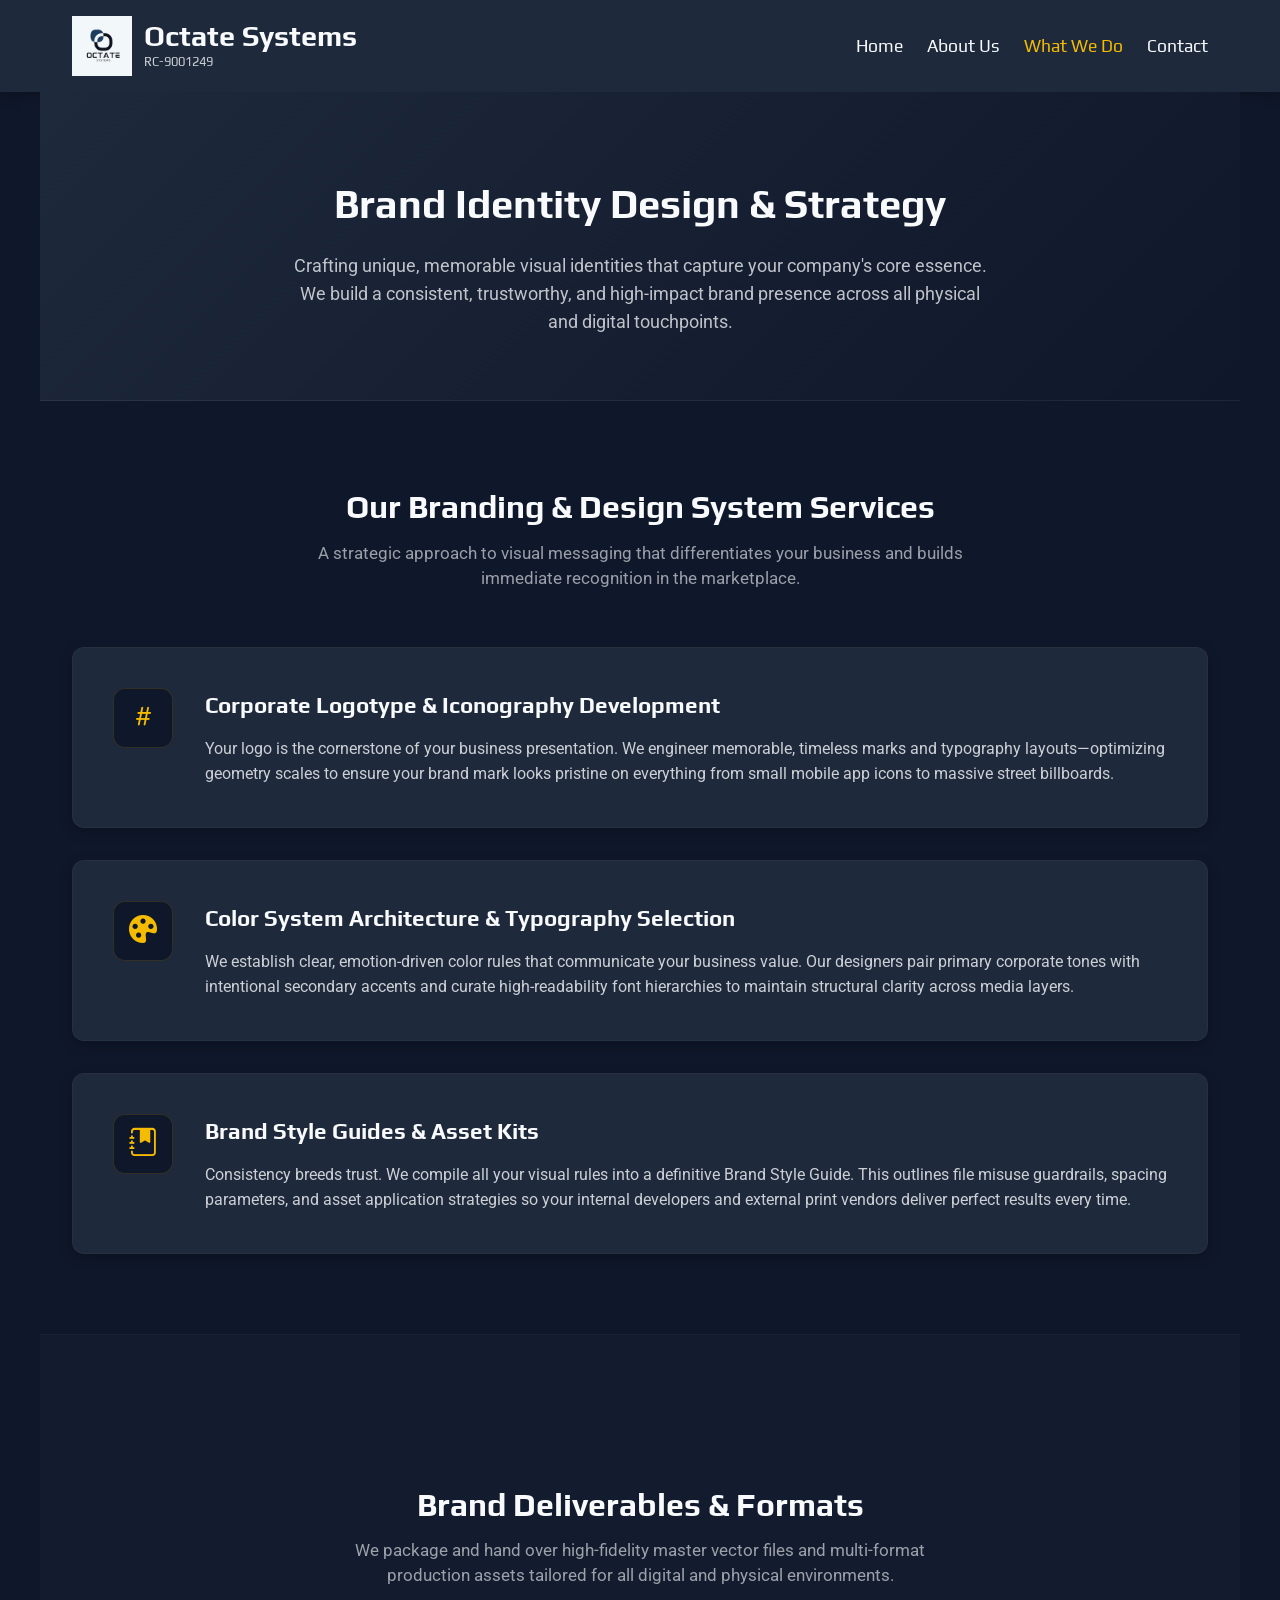
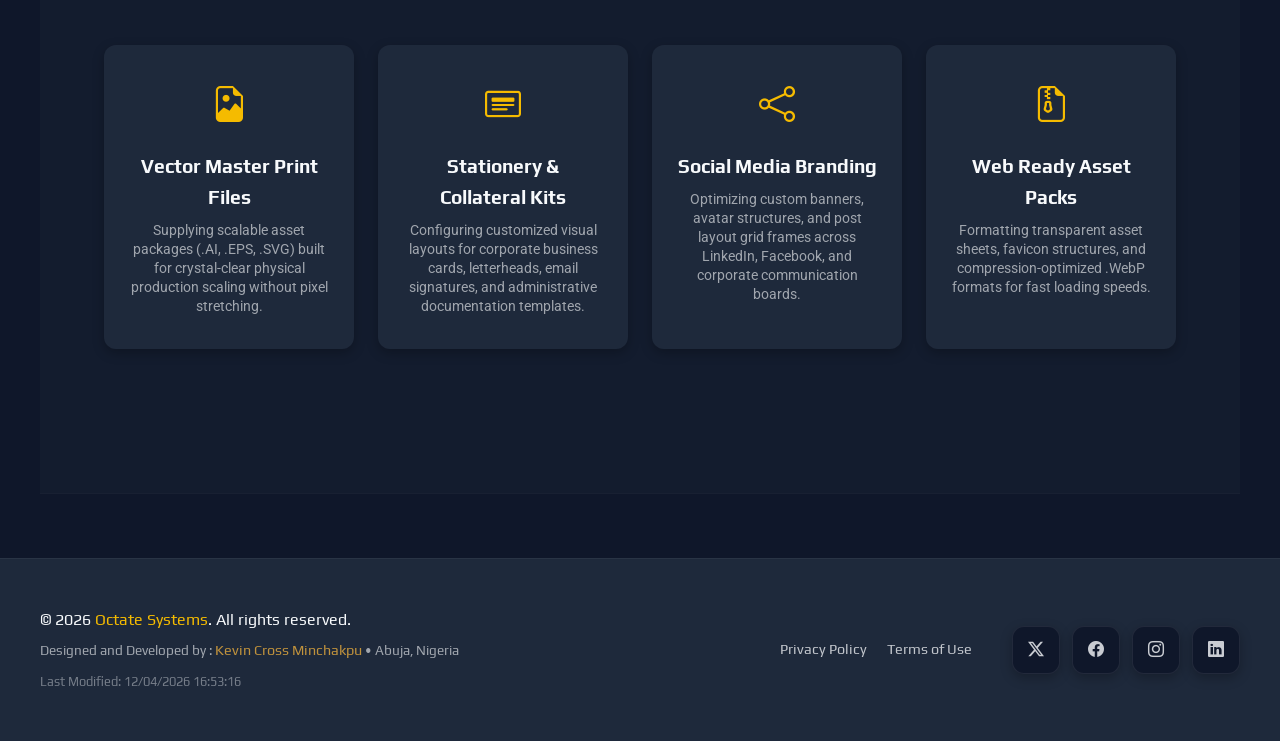
<file: brand-identity-design.html>
<!DOCTYPE html>
<html lang="en">
<head>
    <meta charset="UTF-8">
    <meta name="viewport" content="width=device-width, initial-scale=1.0">
    <meta name="description"
        content="Octate Systems is passionate about developing web applications that are not only visually stunning but also highly functional. Our team of skilled developers and designers work tirelessly to create seamless user experiences that captivate and engage audiences. We specialize in crafting intuitive interfaces, robust functionality, and efficient deployment processes to ensure your content, services, and products reach the world quickly and effectively. With a focus on user satisfaction, we strive to deliver exceptional web solutions that meet your needs and exceed your expectations.">
    <meta name="author" content="Kevin Cross Minchakpu">
    <title>Octate Systems | Home</title>

    <!-- Favicon -->
    <link rel="icon" href="images/favicon.ico" type="image/x-icon">

    <!-- Facebook / Open Graph Meta Tags -->
    <meta property="og:title" content="Octate Systems | What We Do">
        <meta property="og:description"
        content="Octate Systems is passionate about developing web applications that are not only visually stunning but also highly functional. Our team of skilled developers and designers work tirelessly to create seamless user experiences that captivate and engage audiences. We specialize in crafting intuitive interfaces, robust functionality, and efficient deployment processes to ensure your content, services, and products reach the world quickly and effectively. With a focus on user satisfaction, we strive to deliver exceptional web solutions that meet your needs and exceed your expectations.">
        <meta property="og:image"
        content="https://kminchakpu.github.io/octate_systems/images/logo.webp">
        <meta property="og:url"
        content="https://kminchakpu.github.io/octate_systems/index.html">
        <meta property="og:type" content="website">

    <!-- Fonts -->
    <link rel="preconnect" href="https://fonts.googleapis.com">
    <link rel="preconnect" href="https://fonts.gstatic.com" crossorigin>
    <link href="https://fonts.googleapis.com/css2?family=Play:wght@400;700&family=Roboto:wght@300;400;500;700&display=swap" rel="stylesheet">

    <!-- Styles -->
     <link rel="stylesheet" href="https://cdn.jsdelivr.net/npm/bootstrap-icons@1.11.3/font/bootstrap-icons.min.css">
    <link rel="stylesheet" href="styles/small.css">
    <link rel="stylesheet" href="styles/large.css">

    <!-- Scripts -->
    <script type="module" src="scripts/main.js"></script>
</head>
<body>
<!-- HEADER -->
   <header>
    <div class="header-container">
   <a href="index.html" class="logo">
    <img src="images/logo.webp" alt="Octate Systems Logo">

    <div class="logo-text">
        <span class="site-title">Octate Systems</span>
        <p class="tagline">RC-9001249</p>
    </div>
</a>

        <button type="button" id="menu-btn" class="menu-btn" aria-label="Toggle Navigation">
            ☰
        </button>

        <nav id="primary-nav">
            <ul class="navigation">
                <li><a href="index.html">Home</a></li>
                <li><a href="about.html">About Us</a></li>
                <li><a href="services.html" class="active">What We Do</a></li>
                <li><a href="contact.html">Contact</a></li>
                
            </ul>
        </nav>
    </div>
</header>

<!-- MAIN CONTENT -->
<main>
    
    <section class="page-header-banner">
        <h1>Brand Identity Design & Strategy</h1>
        <p>
            Crafting unique, memorable visual identities that capture your company's core essence. We build a consistent, trustworthy, and high-impact brand presence across all physical and digital touchpoints.
        </p>
    </section>

    <section class="inner-section">
        <h2>Our Branding & Design System Services</h2>
        <p class="section-subtitle">A strategic approach to visual messaging that differentiates your business and builds immediate recognition in the marketplace.</p>
        
        <div class="capabilities-list">
            
            <article class="capability-row">
                <div class="capability-icon-box">
                    <i class="bi bi-hash"></i>
                </div>
                <div class="capability-text">
                    <h3>Corporate Logotype & Iconography Development</h3>
                    <p>
                        Your logo is the cornerstone of your business presentation. We engineer memorable, timeless marks and typography layouts—optimizing geometry scales to ensure your brand mark looks pristine on everything from small mobile app icons to massive street billboards.
                    </p>
                </div>
            </article>

            <article class="capability-row">
                <div class="capability-icon-box">
                    <i class="bi bi-palette-fill"></i>
                </div>
                <div class="capability-text">
                    <h3>Color System Architecture & Typography Selection</h3>
                    <p>
                        We establish clear, emotion-driven color rules that communicate your business value. Our designers pair primary corporate tones with intentional secondary accents and curate high-readability font hierarchies to maintain structural clarity across media layers.
                    </p>
                </div>
            </article>

            <article class="capability-row">
                <div class="capability-icon-box">
                    <i class="bi bi-journal-bookmark-fill"></i>
                </div>
                <div class="capability-text">
                    <h3>Brand Style Guides & Asset Kits</h3>
                    <p>
                        Consistency breeds trust. We compile all your visual rules into a definitive Brand Style Guide. This outlines file misuse guardrails, spacing parameters, and asset application strategies so your internal developers and external print vendors deliver perfect results every time.
                    </p>
                </div>
            </article>

        </div>
    </section>

    <section class="frameworks-section">
        <div class="inner-section">
            <h2>Brand Deliverables & Formats</h2>
            <p class="section-subtitle">We package and hand over high-fidelity master vector files and multi-format production assets tailored for all digital and physical environments.</p>
            
            <div class="frameworks-grid">
                
                <div class="framework-card">
                    <i class="bi bi-file-earmark-image"></i>
                    <h3>Vector Master Print Files</h3>
                    <p>Supplying scalable asset packages (.AI, .EPS, .SVG) built for crystal-clear physical production scaling without pixel stretching.</p>
                </div>

                <div class="framework-card">
                    <i class="bi bi-card-heading"></i>
                    <h3>Stationery & Collateral Kits</h3>
                    <p>Configuring customized visual layouts for corporate business cards, letterheads, email signatures, and administrative documentation templates.</p>
                </div>

                <div class="framework-card">
                    <i class="bi bi-share"></i>
                    <h3>Social Media Branding</h3>
                    <p>Optimizing custom banners, avatar structures, and post layout grid frames across LinkedIn, Facebook, and corporate communication boards.</p>
                </div>

                <div class="framework-card">
                    <i class="bi bi-file-earmark-zip"></i>
                    <h3>Web Ready Asset Packs</h3>
                    <p>Formatting transparent asset sheets, favicon structures, and compression-optimized .WebP formats for fast loading speeds.</p>
                </div>

            </div>
        </div>
    </section>

</main>

<!-- SERVICE MODAL -->
<dialog id="service-modal" class="service-modal">
    <div class="modal-content">
        <div class="modal-header">
            <h2 id="modal-title">Service Title</h2>
            <button type="button" id="close-modal" aria-label="Close modal">&times;</button>
        </div>
        <div class="modal-body">
            <p id="modal-description">Detailed description will populate here...</p>
            
            <a href="services.html" id="modal-link" class="modal-action-btn">
                Find Out More <i class="bi bi-arrow-right"></i>
            </a>
        </div>
    </div>
</dialog>

<!-- FOOTER -->
<footer>
    <div class="footer-container">
        <div class="footer-left">
            <p class="copyright">&copy; 2026 <span>Octate Systems</span>. All rights reserved.</p>
            <p class="course-details"> Designed and Developed by : <a href="https://www.linkedin.com/in/kevin-cross-minchakpu-7897379a/" target="_blank" rel="noopener" aria-label="View Kevin Cross Minchakpu's LinkedIn profile" class="footer-link">Kevin Cross Minchakpu</a> &bull; Abuja, Nigeria</p>
            <p class="timestamp">Last Modified: <span id="last-modified"></span></p>
        </div>
        
        <div class="footer-right">
            <div class="footer-links">
                <a href="privacy.html">Privacy Policy</a>
                <a href="terms.html">Terms of Use</a>
                </div>

            <div class="footer-socials">
                <a href="https://x.com" target="_blank" rel="noopener" aria-label="Follow Octate Systems on X">
                    <i class="bi bi-twitter-x"></i>
                </a>
                <a href="https://facebook.com" target="_blank" rel="noopener" aria-label="Follow Octate Systems on Facebook">
                    <i class="bi bi-facebook"></i>
                </a>
                <a href="https://instagram.com" target="_blank" rel="noopener" aria-label="Follow Octate Systems on Instagram">
                    <i class="bi bi-instagram"></i>
                </a>
                <a href="https://linkedin.com" target="_blank" rel="noopener" aria-label="Follow Octate Systems on LinkedIn">
                    <i class="bi bi-linkedin"></i>
                </a>
            </div>
        </div>
    </div>
</footer>

</body>
</html>
</file>
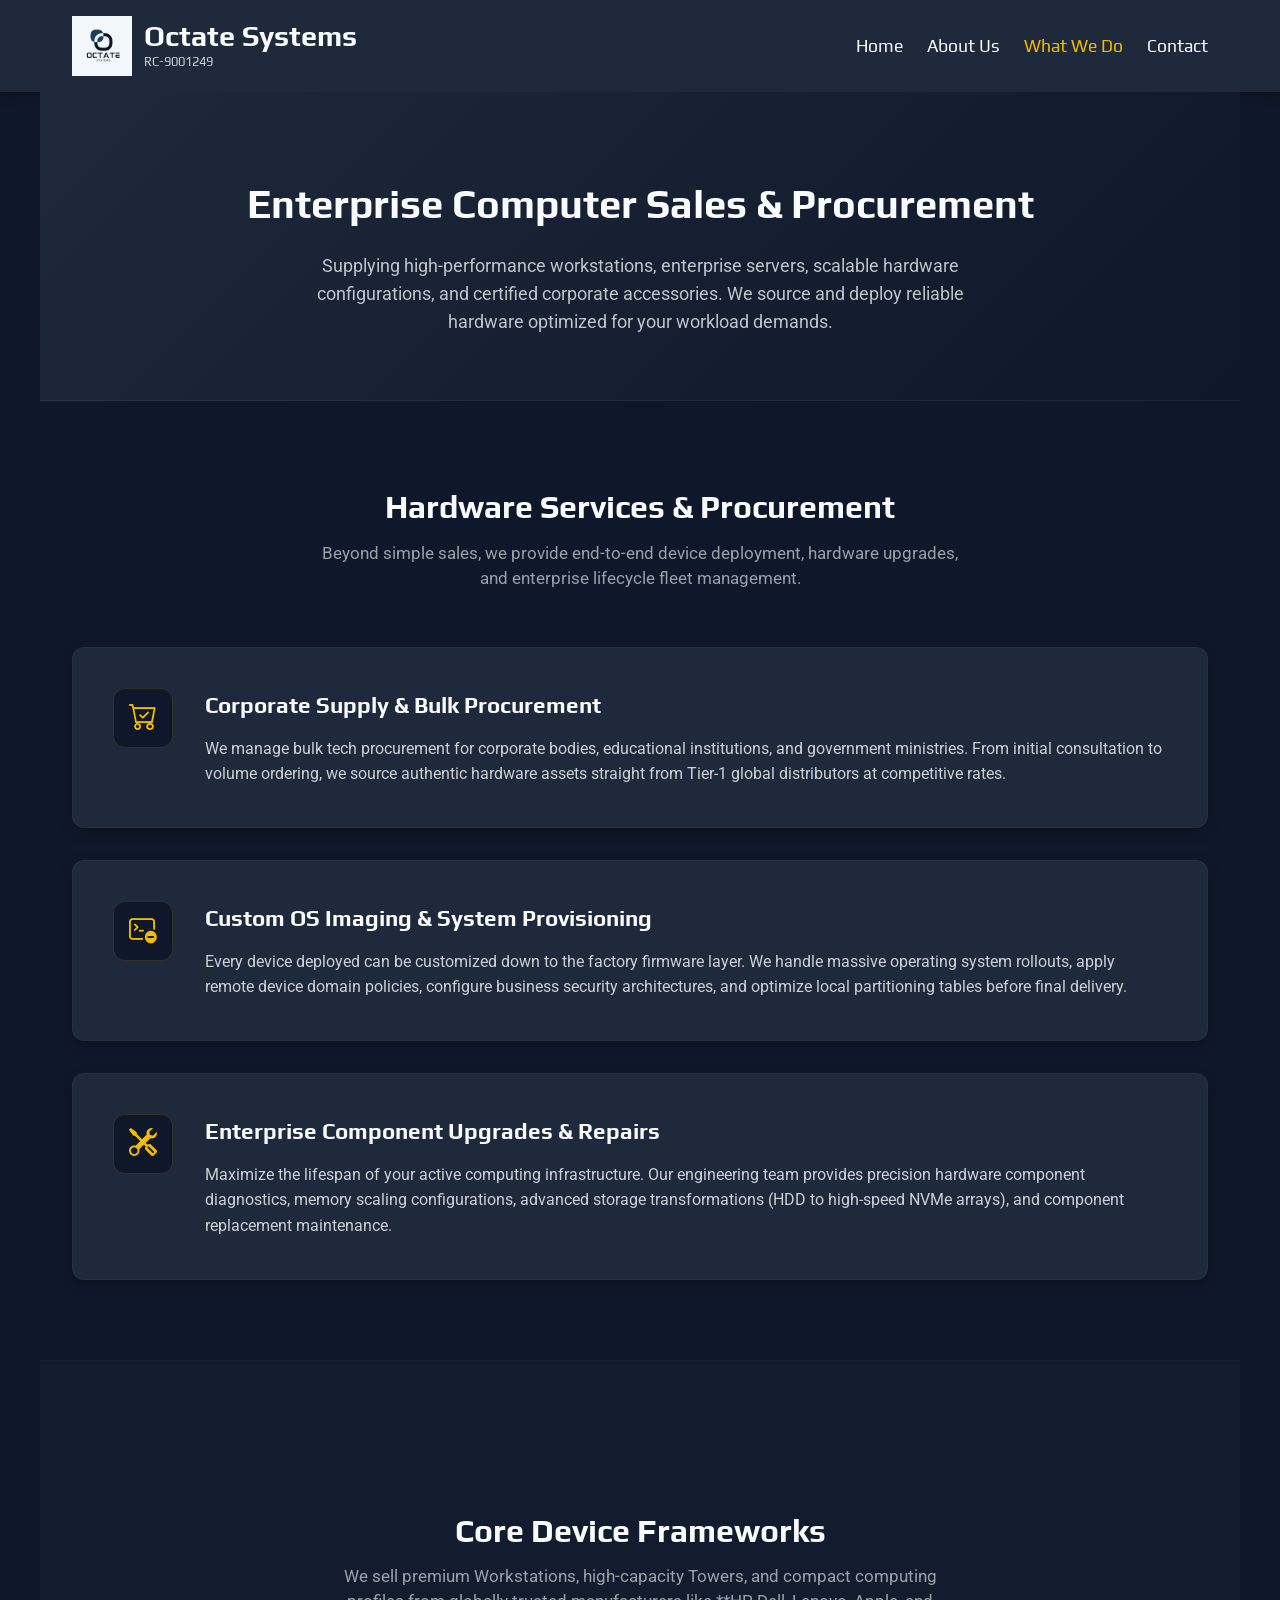
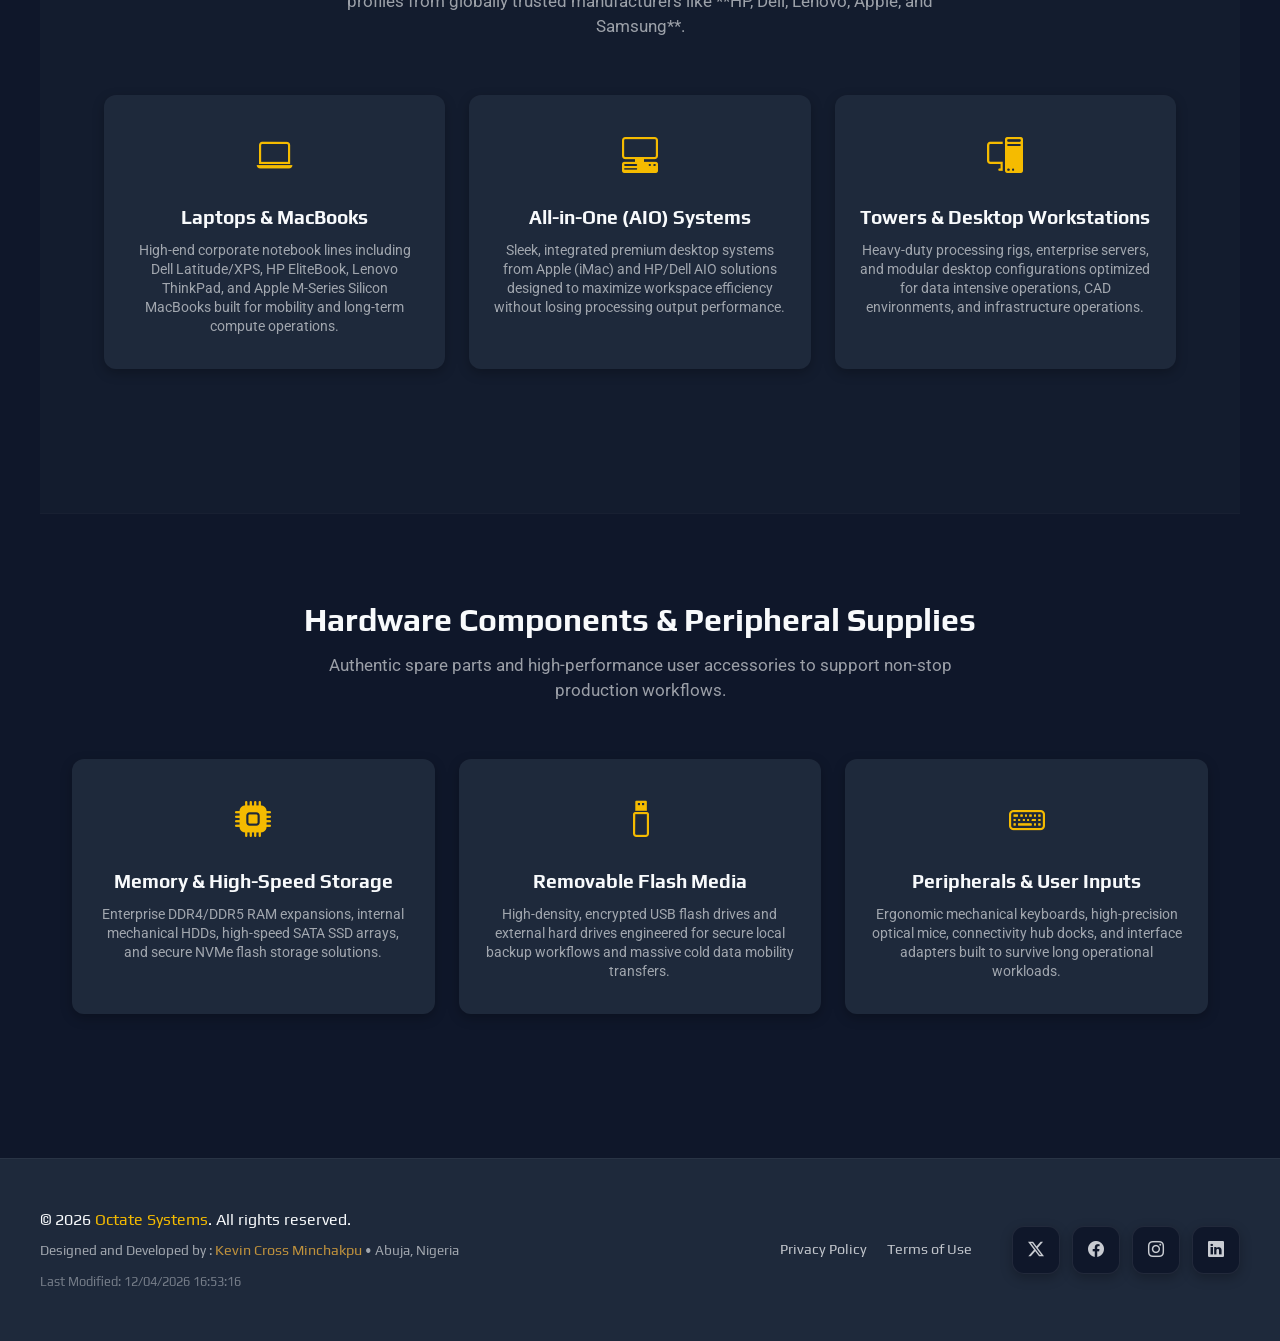
<file: computer-sales.html>
<!DOCTYPE html>
<html lang="en">
<head>
    <meta charset="UTF-8">
    <meta name="viewport" content="width=device-width, initial-scale=1.0">
    <meta name="description"
        content="Octate Systems is passionate about developing web applications that are not only visually stunning but also highly functional. Our team of skilled developers and designers work tirelessly to create seamless user experiences that captivate and engage audiences. We specialize in crafting intuitive interfaces, robust functionality, and efficient deployment processes to ensure your content, services, and products reach the world quickly and effectively. With a focus on user satisfaction, we strive to deliver exceptional web solutions that meet your needs and exceed your expectations.">
    <meta name="author" content="Kevin Cross Minchakpu">
    <title>Octate Systems | Home</title>

    <!-- Favicon -->
    <link rel="icon" href="images/favicon.ico" type="image/x-icon">

    <!-- Facebook / Open Graph Meta Tags -->
    <meta property="og:title" content="Octate Systems | What We Do">
        <meta property="og:description"
        content="Octate Systems is passionate about developing web applications that are not only visually stunning but also highly functional. Our team of skilled developers and designers work tirelessly to create seamless user experiences that captivate and engage audiences. We specialize in crafting intuitive interfaces, robust functionality, and efficient deployment processes to ensure your content, services, and products reach the world quickly and effectively. With a focus on user satisfaction, we strive to deliver exceptional web solutions that meet your needs and exceed your expectations.">
        <meta property="og:image"
        content="https://kminchakpu.github.io/octate_systems/images/logo.webp">
        <meta property="og:url"
        content="https://kminchakpu.github.io/octate_systems/index.html">
        <meta property="og:type" content="website">

    <!-- Fonts -->
    <link rel="preconnect" href="https://fonts.googleapis.com">
    <link rel="preconnect" href="https://fonts.gstatic.com" crossorigin>
    <link href="https://fonts.googleapis.com/css2?family=Play:wght@400;700&family=Roboto:wght@300;400;500;700&display=swap" rel="stylesheet">

    <!-- Styles -->
     <link rel="stylesheet" href="https://cdn.jsdelivr.net/npm/bootstrap-icons@1.11.3/font/bootstrap-icons.min.css">
    <link rel="stylesheet" href="styles/small.css">
    <link rel="stylesheet" href="styles/large.css">

    <!-- Scripts -->
    <script type="module" src="scripts/main.js"></script>
</head>
<body>
<!-- HEADER -->
   <header>
    <div class="header-container">
   <a href="index.html" class="logo">
    <img src="images/logo.webp" alt="Octate Systems Logo">

    <div class="logo-text">
        <span class="site-title">Octate Systems</span>
        <p class="tagline">RC-9001249</p>
    </div>
</a>

        <button type="button" id="menu-btn" class="menu-btn" aria-label="Toggle Navigation">
            ☰
        </button>

        <nav id="primary-nav">
            <ul class="navigation">
                <li><a href="index.html">Home</a></li>
                <li><a href="about.html">About Us</a></li>
                <li><a href="services.html" class="active">What We Do</a></li>
                <li><a href="contact.html">Contact</a></li>
                
            </ul>
        </nav>
    </div>
</header>

<!-- MAIN CONTENT -->
<main>
    
    <section class="page-header-banner">
        <h1>Enterprise Computer Sales & Procurement</h1>
        <p>
            Supplying high-performance workstations, enterprise servers, scalable hardware configurations, and certified corporate accessories. We source and deploy reliable hardware optimized for your workload demands.
        </p>
    </section>

    <section class="inner-section">
        <h2>Hardware Services & Procurement</h2>
        <p class="section-subtitle">Beyond simple sales, we provide end-to-end device deployment, hardware upgrades, and enterprise lifecycle fleet management.</p>
        
        <div class="capabilities-list">
            
            <article class="capability-row">
                <div class="capability-icon-box">
                    <i class="bi bi-cart-check"></i>
                </div>
                <div class="capability-text">
                    <h3>Corporate Supply & Bulk Procurement</h3>
                    <p>
                        We manage bulk tech procurement for corporate bodies, educational institutions, and government ministries. From initial consultation to volume ordering, we source authentic hardware assets straight from Tier-1 global distributors at competitive rates.
                    </p>
                </div>
            </article>

            <article class="capability-row">
                <div class="capability-icon-box">
                    <i class="bi bi-terminal-dash"></i>
                </div>
                <div class="capability-text">
                    <h3>Custom OS Imaging & System Provisioning</h3>
                    <p>
                        Every device deployed can be customized down to the factory firmware layer. We handle massive operating system rollouts, apply remote device domain policies, configure business security architectures, and optimize local partitioning tables before final delivery.
                    </p>
                </div>
            </article>

            <article class="capability-row">
                <div class="capability-icon-box">
                    <i class="bi bi-tools"></i>
                </div>
                <div class="capability-text">
                    <h3>Enterprise Component Upgrades & Repairs</h3>
                    <p>
                        Maximize the lifespan of your active computing infrastructure. Our engineering team provides precision hardware component diagnostics, memory scaling configurations, advanced storage transformations (HDD to high-speed NVMe arrays), and component replacement maintenance.
                    </p>
                </div>
            </article>

        </div>
    </section>

    <section class="frameworks-section">
        <div class="inner-section">
            <h2>Core Device Frameworks</h2>
            <p class="section-subtitle">We sell premium Workstations, high-capacity Towers, and compact computing profiles from globally trusted manufacturers like **HP, Dell, Lenovo, Apple, and Samsung**.</p>
            
            <div class="frameworks-grid">
                
                <div class="framework-card">
                    <i class="bi bi-laptop"></i>
                    <h3>Laptops & MacBooks</h3>
                    <p>High-end corporate notebook lines including Dell Latitude/XPS, HP EliteBook, Lenovo ThinkPad, and Apple M-Series Silicon MacBooks built for mobility and long-term compute operations.</p>
                </div>

                <div class="framework-card">
                    <i class="bi bi-pc-display-horizontal"></i>
                    <h3>All-in-One (AIO) Systems</h3>
                    <p>Sleek, integrated premium desktop systems from Apple (iMac) and HP/Dell AIO solutions designed to maximize workspace efficiency without losing processing output performance.</p>
                </div>

                <div class="framework-card">
                    <i class="bi bi-pc-display"></i>
                    <h3>Towers & Desktop Workstations</h3>
                    <p>Heavy-duty processing rigs, enterprise servers, and modular desktop configurations optimized for data intensive operations, CAD environments, and infrastructure operations.</p>
                </div>

            </div>
        </div>
    </section>

    <section class="inner-section">
        <h2>Hardware Components & Peripheral Supplies</h2>
        <p class="section-subtitle">Authentic spare parts and high-performance user accessories to support non-stop production workflows.</p>
        
        <div class="frameworks-grid">
            
            <div class="framework-card">
                <i class="bi bi-cpu-fill"></i>
                <h3>Memory & High-Speed Storage</h3>
                <p>Enterprise DDR4/DDR5 RAM expansions, internal mechanical HDDs, high-speed SATA SSD arrays, and secure NVMe flash storage solutions.</p>
            </div>

            <div class="framework-card">
                <i class="bi bi-usb-drive"></i>
                <h3>Removable Flash Media</h3>
                <p>High-density, encrypted USB flash drives and external hard drives engineered for secure local backup workflows and massive cold data mobility transfers.</p>
            </div>

            <div class="framework-card">
                <i class="bi bi-keyboard"></i>
                <h3>Peripherals & User Inputs</h3>
                <p>Ergonomic mechanical keyboards, high-precision optical mice, connectivity hub docks, and interface adapters built to survive long operational workloads.</p>
            </div>

        </div>
    </section>

</main>

<!-- SERVICE MODAL -->
<dialog id="service-modal" class="service-modal">
    <div class="modal-content">
        <div class="modal-header">
            <h2 id="modal-title">Service Title</h2>
            <button type="button" id="close-modal" aria-label="Close modal">&times;</button>
        </div>
        <div class="modal-body">
            <p id="modal-description">Detailed description will populate here...</p>
            
            <a href="services.html" id="modal-link" class="modal-action-btn">
                Find Out More <i class="bi bi-arrow-right"></i>
            </a>
        </div>
    </div>
</dialog>

<!-- FOOTER -->
<footer>
    <div class="footer-container">
        <div class="footer-left">
            <p class="copyright">&copy; 2026 <span>Octate Systems</span>. All rights reserved.</p>
            <p class="course-details"> Designed and Developed by : <a href="https://www.linkedin.com/in/kevin-cross-minchakpu-7897379a/" target="_blank" rel="noopener" aria-label="View Kevin Cross Minchakpu's LinkedIn profile" class="footer-link">Kevin Cross Minchakpu</a> &bull; Abuja, Nigeria</p>
            <p class="timestamp">Last Modified: <span id="last-modified"></span></p>
        </div>
        
        <div class="footer-right">
            <div class="footer-links">
                <a href="privacy.html">Privacy Policy</a>
                <a href="terms.html">Terms of Use</a>
                </div>

            <div class="footer-socials">
                <a href="https://x.com" target="_blank" rel="noopener" aria-label="Follow Octate Systems on X">
                    <i class="bi bi-twitter-x"></i>
                </a>
                <a href="https://facebook.com" target="_blank" rel="noopener" aria-label="Follow Octate Systems on Facebook">
                    <i class="bi bi-facebook"></i>
                </a>
                <a href="https://instagram.com" target="_blank" rel="noopener" aria-label="Follow Octate Systems on Instagram">
                    <i class="bi bi-instagram"></i>
                </a>
                <a href="https://linkedin.com" target="_blank" rel="noopener" aria-label="Follow Octate Systems on LinkedIn">
                    <i class="bi bi-linkedin"></i>
                </a>
            </div>
        </div>
    </div>
</footer>

</body>
</html>
</file>
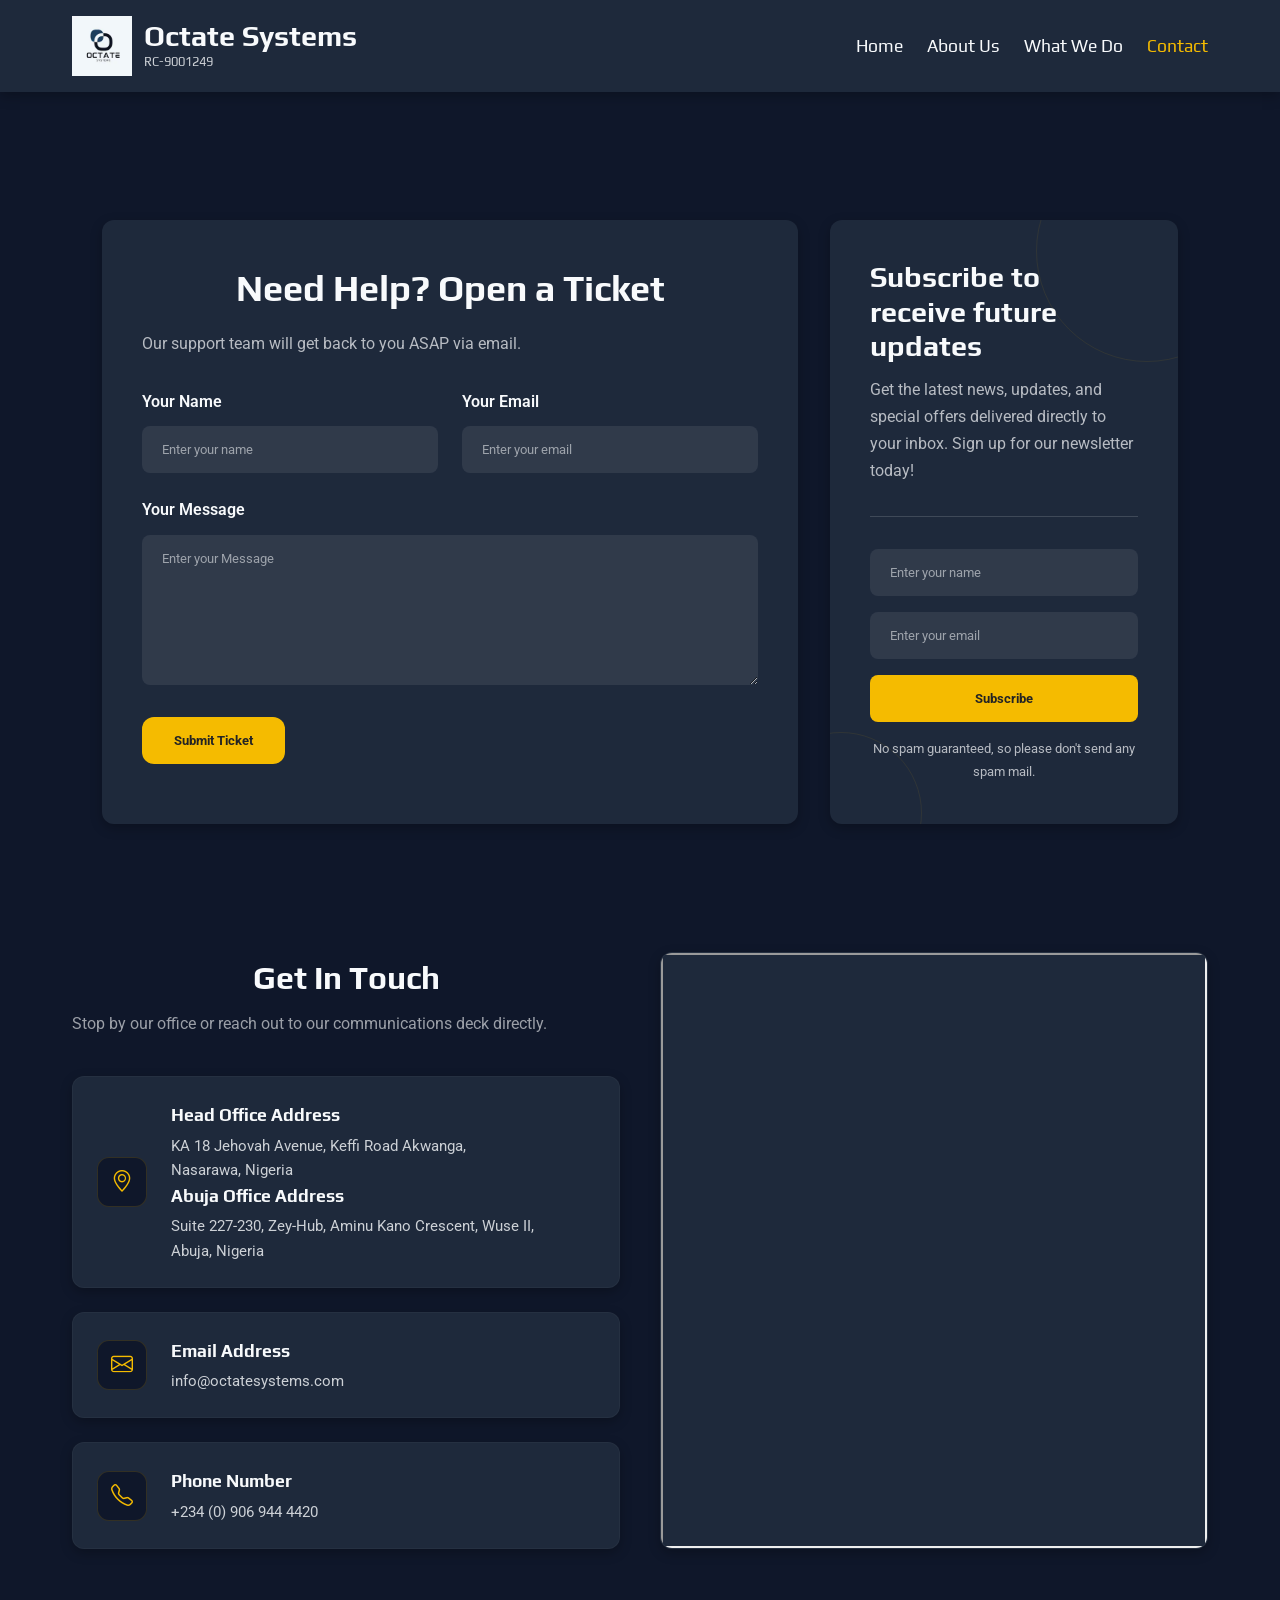
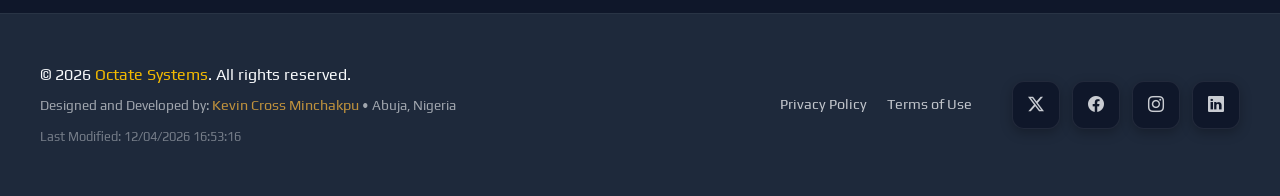
<file: contact.html>
<!DOCTYPE html>
<html lang="en">
<head>
    <meta charset="UTF-8">
    <meta name="viewport" content="width=device-width, initial-scale=1.0">
    <meta name="description"
        content="Contact Octate Systems for web development inquiries, support, or collaboration. Our team is ready to assist you with your web application needs.">
    <meta name="author" content="Kevin Cross Minchakpu">
    <title>Octate Systems | Contact</title>

    <!-- Favicon -->
    <link rel="icon" href="images/favicon.ico" type="image/x-icon">

    <!-- Facebook / Open Graph Meta Tags -->
    <meta property="og:title" content="Octate Systems | Contact">
        <meta property="og:description"
        content="Contact Octate Systems for web development inquiries, support, or collaboration. Our team is ready to assist you with your web application needs.">
        <meta property="og:image"
        content="https://kminchakpu.github.io/octate_systems/images/logo.webp">
        <meta property="og:url"
        content="https://kminchakpu.github.io/octate_systems/contact.html">
        <meta property="og:type" content="website">

    <!-- Fonts -->
    <link rel="preconnect" href="https://fonts.googleapis.com">
    <link rel="preconnect" href="https://fonts.gstatic.com" crossorigin>
    <link href="https://fonts.googleapis.com/css2?family=Play:wght@400;700&family=Roboto:wght@300;400;500;700&display=swap" rel="stylesheet">

    <!-- Styles -->
     <link rel="stylesheet" href="https://cdn.jsdelivr.net/npm/bootstrap-icons@1.11.3/font/bootstrap-icons.min.css">
    <link rel="stylesheet" href="styles/small.css">
    <link rel="stylesheet" href="styles/large.css">

    <!-- Scripts -->
    <script type="module" src="scripts/main.js"></script>
    <script src="scripts/contact.js" defer></script>
</head>
<body>
<!-- HEADER -->
   <header>
    <div class="header-container">
   <a href="index.html" class="logo">
    <img src="images/logo.webp" alt="Octate Systems Logo">

    <div class="logo-text">
        <span class="site-title">Octate Systems</span>
        <p class="tagline">RC-9001249</p>
    </div>
</a>

        <button type="button" id="menu-btn" class="menu-btn" aria-label="Toggle Navigation">
            ☰
        </button>

        <nav id="primary-nav">
            <ul class="navigation">
                <li><a href="index.html">Home</a></li>
                <li><a href="about.html">About Us</a></li>
                <li><a href="services.html">What We Do</a></li>
                <li><a href="contact.html" class="active">Contact</a></li>
                
            </ul>
        </nav>
    </div>
</header>

<main>
    <section class="support-section">
        <div class="ticket-card">
            <h2>Need Help? Open a Ticket</h2>
            <p class="subtitle">
                Our support team will get back to you ASAP via email.
            </p>

            <form id="ticketForm">
                <div class="form-row">
                    <div class="form-group">
                        <label for="name">Your Name</label>
                        <input
                            type="text"
                            id="name"
                            placeholder="Enter your name"
                            required
                        >
                    </div>
                    <div class="form-group">
                        <label for="email">Your Email</label>
                        <input
                            type="email"
                            id="email"
                            placeholder="Enter your email"
                            required
                        >
                    </div>
                </div>

                <div class="form-group">
                    <label for="message">Your Message</label>
                    <textarea
                        id="message"
                        placeholder="Enter your Message"
                        rows="7"
                        required
                    ></textarea>
                </div>
                <button type="submit" class="btn-primary">
                    Submit Ticket
                </button>
            </form>
        </div>

        <aside class="subscribe-card">
            <h3>Subscribe to receive future updates</h3>
            <p>
                Get the latest news, updates, and special offers delivered directly to your inbox. Sign up for our newsletter today!
            </p>
            <hr>

            <form id="subscribeForm">
                <input
                    type="text"
                    placeholder="Enter your name"
                    required
                >
                <input
                    type="email"
                    placeholder="Enter your email"
                    required
                >
                <button type="submit" class="btn-subscribe">
                    Subscribe
                </button>
            </form>
            <small>
                No spam guaranteed, so please don't send any spam mail.
            </small>
        </aside>
    </section>

    <section class="contact-details-section">
        
        <div class="contact-info-panel">
            <h2>Get In Touch</h2>
            <p class="panel-subtitle">Stop by our office or reach out to our communications deck directly.</p>
            
            <div class="info-blocks-container">
                <div class="info-card">
                    <div class="info-icon">
                        <i class="bi bi-geo-alt"></i>
                    </div>
                    <div class="info-text">
                        <h4>Head Office Address</h4>
                        <p>KA 18 Jehovah Avenue, Keffi Road Akwanga, <br>Nasarawa, Nigeria</p>

                        <h4>Abuja Office Address</h4>
                        <p>Suite 227-230, Zey-Hub, Aminu Kano Crescent, Wuse II, <br> Abuja, Nigeria</p>
                    </div>
                </div>

                <div class="info-card">
                    <div class="info-icon">
                        <i class="bi bi-envelope"></i>
                    </div>
                    <div class="info-text">
                        <h4>Email Address</h4>
                        <p><a href="mailto:info@octatesystems.com">info@octatesystems.com</a></p>
                    </div>
                </div>

                <div class="info-card">
                    <div class="info-icon">
                        <i class="bi bi-telephone"></i>
                    </div>
                    <div class="info-text">
                        <h4>Phone Number</h4>
                        <p><a href="tel:+2348000000000">+234 (0) 906 944 4420</a></p>
                    </div>
                </div>
            </div>
        </div>

        <div class="map-wrapper">
            <iframe 
                src="https://www.google.com/maps/embed?pb=!11m18!1m12!1m3!1d126844.06348615335!2d3.30845345!3d6.5350031!2m3!1f0!2f0!3f0!3m2!1i1024!2i768!4f13.1!3m3!1m2!1s0x103b9228fa267ca3%3A0xd432b6b3d5052fa!2sIkeja%2C%20Lagos!5e0!3m2!1sen!2sng!4v1718912345678!5m2!1sen!2sng" 
                width="100%" 
                height="100%" 
                class="map-iframe"
                allowfullscreen="" 
                loading="lazy" 
                title="Octate Systems Office Location Map">
            </iframe>
        </div>

    </section>
</main>

<footer>
    <div class="footer-container">
        <div class="footer-left">
            <p class="copyright">&copy; 2026 <span>Octate Systems</span>. All rights reserved.</p>
            <p class="course-details"> Designed and Developed by: <a href="https://github.com/kevincross" target="_blank" rel="noopener" aria-label="View Kevin Cross Minchakpu's GitHub profile">Kevin Cross Minchakpu</a> &bull; Abuja, Nigeria</p>
            <p class="timestamp">Last Modified: <span id="last-modified">06/15/2026 14:57:35</span></p>
        </div>
        
        <div class="footer-right">
            <div class="footer-links">
                <a href="privacy.html">Privacy Policy</a>
                <a href="terms.html">Terms of Use</a>
            </div>

            <div class="footer-socials">
                <a href="https://x.com" target="_blank" rel="noopener" aria-label="Follow Octate Systems on X">
                    <i class="bi bi-twitter-x"></i>
                </a>
                <a href="https://facebook.com" target="_blank" rel="noopener" aria-label="Follow Octate Systems on Facebook">
                    <i class="bi bi-facebook"></i>
                </a>
                <a href="https://instagram.com" target="_blank" rel="noopener" aria-label="Follow Octate Systems on Instagram">
                    <i class="bi bi-instagram"></i>
                </a>
                <a href="https://linkedin.com" target="_blank" rel="noopener" aria-label="Follow Octate Systems on LinkedIn">
                    <i class="bi bi-linkedin"></i>
                </a>
            </div>
        </div>
    </div>
</footer>

</body>
</html>
</file>
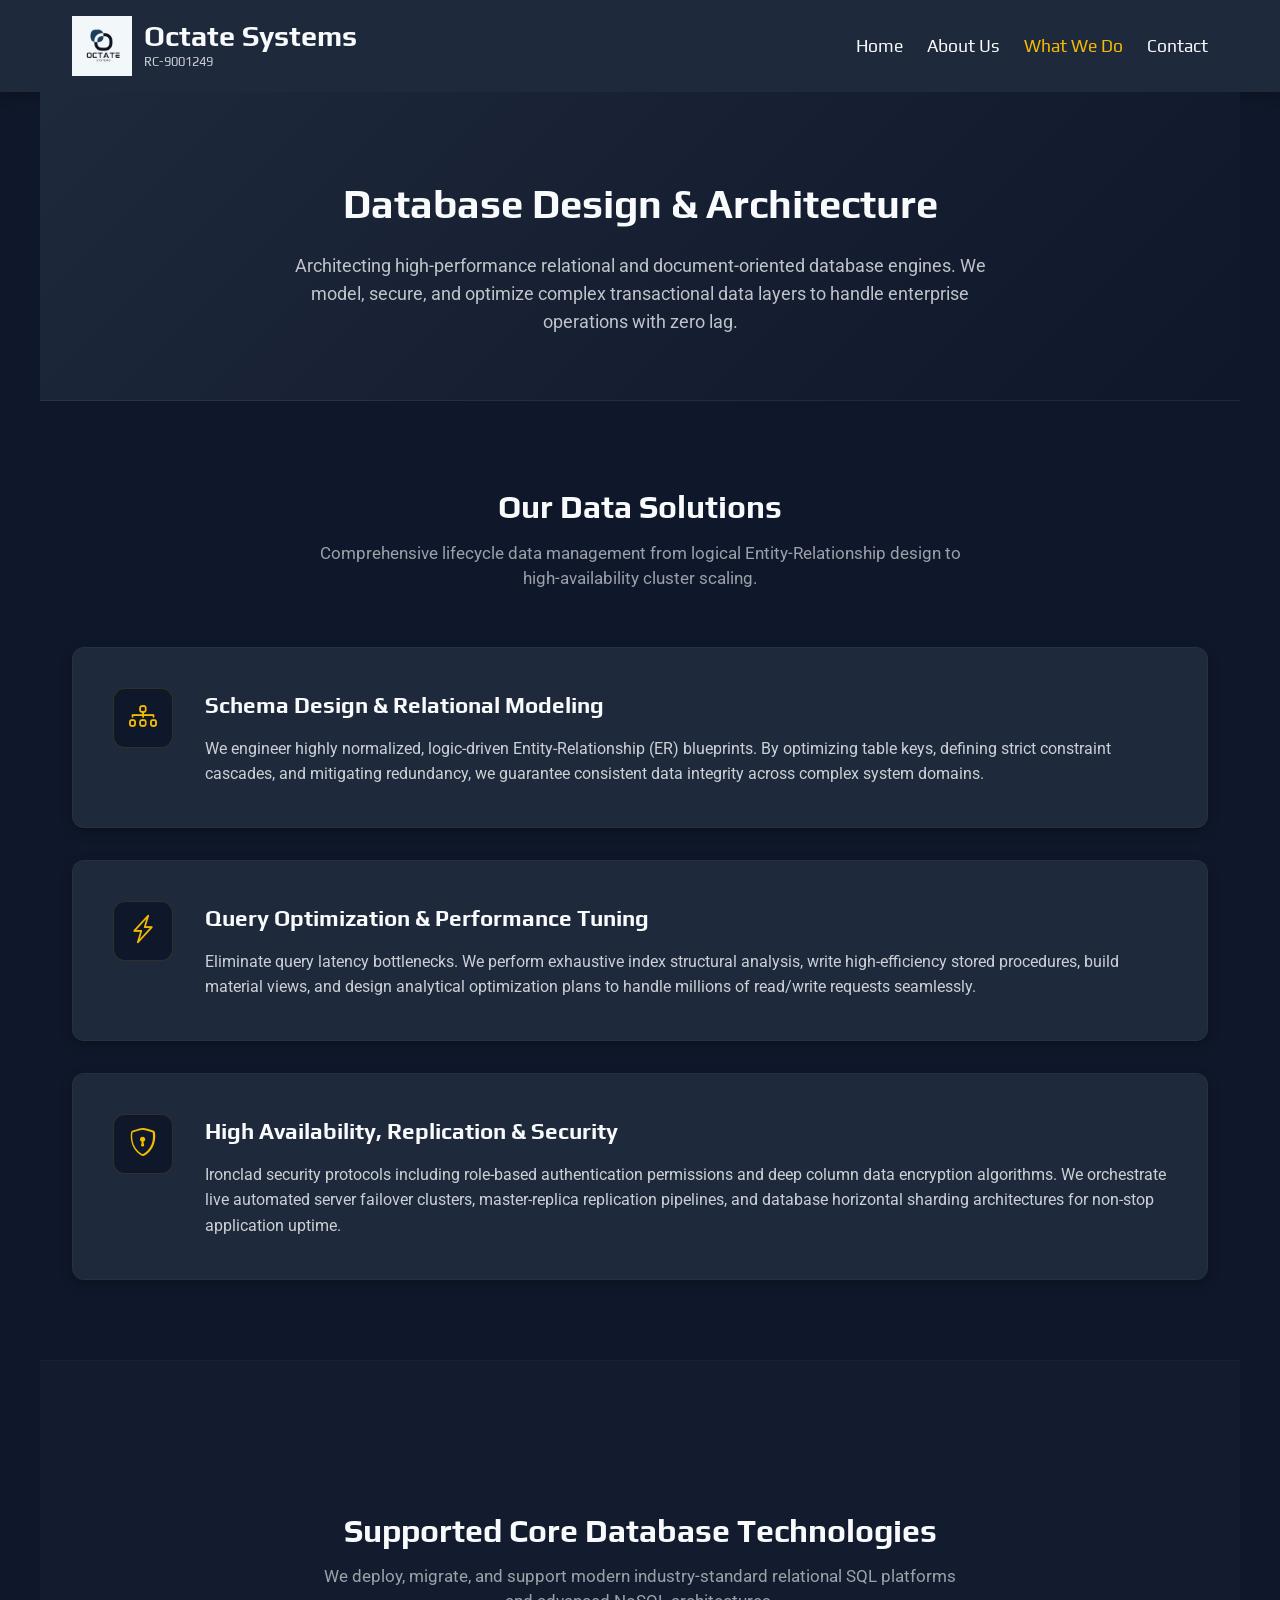
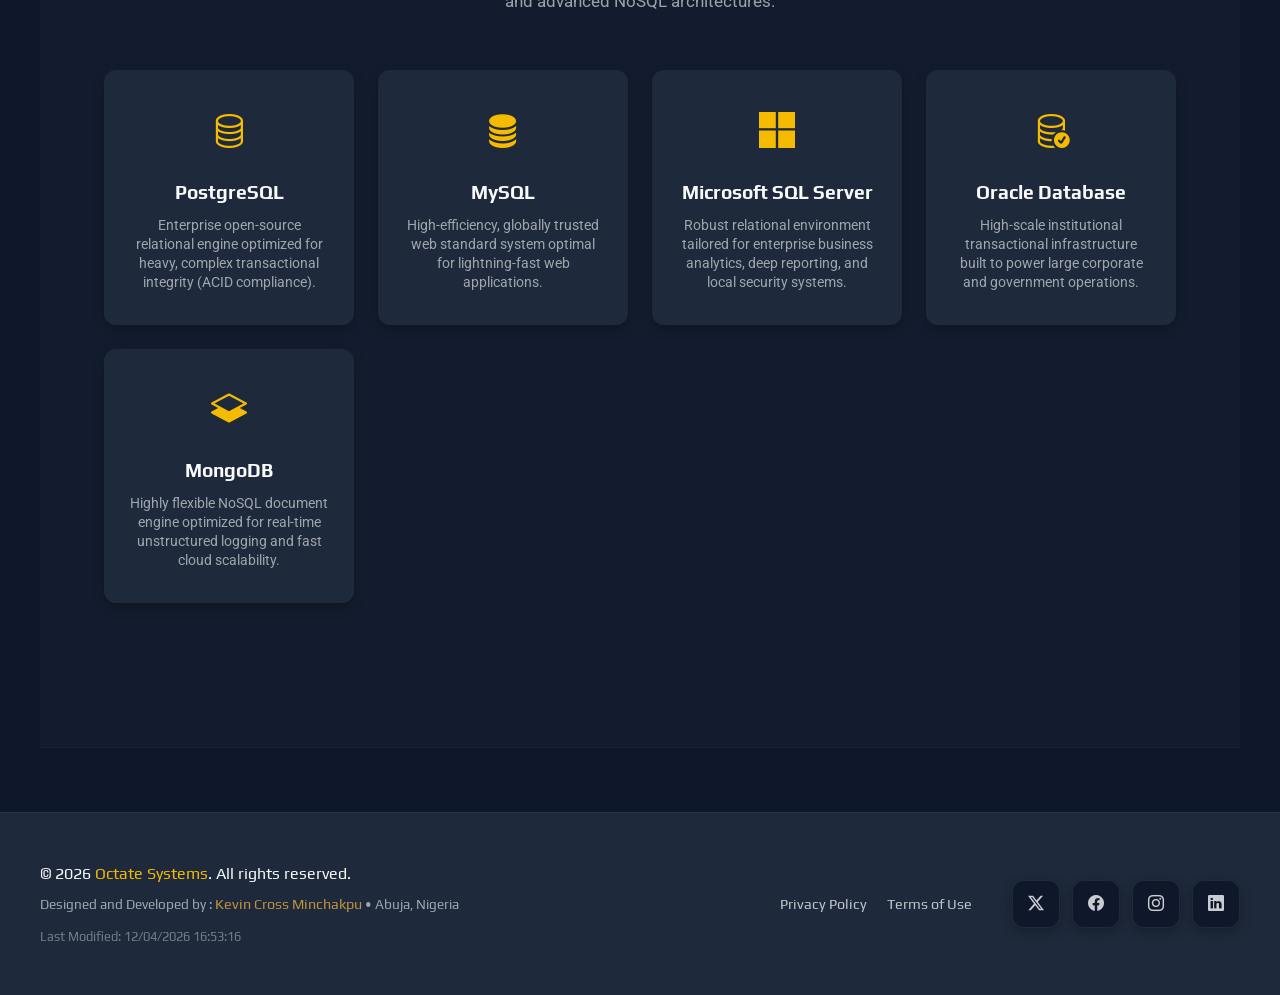
<file: database-design.html>
<!DOCTYPE html>
<html lang="en">
<head>
    <meta charset="UTF-8">
    <meta name="viewport" content="width=device-width, initial-scale=1.0">
    <meta name="description"
        content="Octate Systems is passionate about developing web applications that are not only visually stunning but also highly functional. Our team of skilled developers and designers work tirelessly to create seamless user experiences that captivate and engage audiences. We specialize in crafting intuitive interfaces, robust functionality, and efficient deployment processes to ensure your content, services, and products reach the world quickly and effectively. With a focus on user satisfaction, we strive to deliver exceptional web solutions that meet your needs and exceed your expectations.">
    <meta name="author" content="Kevin Cross Minchakpu">
    <title>Octate Systems | Home</title>

    <!-- Favicon -->
    <link rel="icon" href="images/favicon.ico" type="image/x-icon">

    <!-- Facebook / Open Graph Meta Tags -->
    <meta property="og:title" content="Octate Systems | What We Do">
        <meta property="og:description"
        content="Octate Systems is passionate about developing web applications that are not only visually stunning but also highly functional. Our team of skilled developers and designers work tirelessly to create seamless user experiences that captivate and engage audiences. We specialize in crafting intuitive interfaces, robust functionality, and efficient deployment processes to ensure your content, services, and products reach the world quickly and effectively. With a focus on user satisfaction, we strive to deliver exceptional web solutions that meet your needs and exceed your expectations.">
        <meta property="og:image"
        content="https://kminchakpu.github.io/octate_systems/images/logo.webp">
        <meta property="og:url"
        content="https://kminchakpu.github.io/octate_systems/index.html">
        <meta property="og:type" content="website">

    <!-- Fonts -->
    <link rel="preconnect" href="https://fonts.googleapis.com">
    <link rel="preconnect" href="https://fonts.gstatic.com" crossorigin>
    <link href="https://fonts.googleapis.com/css2?family=Play:wght@400;700&family=Roboto:wght@300;400;500;700&display=swap" rel="stylesheet">

    <!-- Styles -->
     <link rel="stylesheet" href="https://cdn.jsdelivr.net/npm/bootstrap-icons@1.11.3/font/bootstrap-icons.min.css">
    <link rel="stylesheet" href="styles/small.css">
    <link rel="stylesheet" href="styles/large.css">

    <!-- Scripts -->
    <script type="module" src="scripts/main.js"></script>
</head>
<body>
<!-- HEADER -->
   <header>
    <div class="header-container">
   <a href="index.html" class="logo">
    <img src="images/logo.webp" alt="Octate Systems Logo">

    <div class="logo-text">
        <span class="site-title">Octate Systems</span>
        <p class="tagline">RC-9001249</p>
    </div>
</a>

        <button type="button" id="menu-btn" class="menu-btn" aria-label="Toggle Navigation">
            ☰
        </button>

        <nav id="primary-nav">
            <ul class="navigation">
                <li><a href="index.html">Home</a></li>
                <li><a href="about.html">About Us</a></li>
                <li><a href="services.html" class="active">What We Do</a></li>
                <li><a href="contact.html">Contact</a></li>
                
            </ul>
        </nav>
    </div>
</header>

<!-- MAIN CONTENT -->
<main>
<section class="page-header-banner">
        <h1>Database Design & Architecture</h1>
        <p>
            Architecting high-performance relational and document-oriented database engines. We model, secure, and optimize complex transactional data layers to handle enterprise operations with zero lag.
        </p>
    </section>

    <section class="inner-section">
        <h2>Our Data Solutions</h2>
        <p class="section-subtitle">Comprehensive lifecycle data management from logical Entity-Relationship design to high-availability cluster scaling.</p>
        
        <div class="capabilities-list">
            
            <article class="capability-row">
                <div class="capability-icon-box">
                    <i class="bi bi-diagram-3"></i>
                </div>
                <div class="capability-text">
                    <h3>Schema Design & Relational Modeling</h3>
                    <p>
                        We engineer highly normalized, logic-driven Entity-Relationship (ER) blueprints. By optimizing table keys, defining strict constraint cascades, and mitigating redundancy, we guarantee consistent data integrity across complex system domains.
                    </p>
                </div>
            </article>

            <article class="capability-row">
                <div class="capability-icon-box">
                    <i class="bi bi-lightning-charge"></i>
                </div>
                <div class="capability-text">
                    <h3>Query Optimization & Performance Tuning</h3>
                    <p>
                        Eliminate query latency bottlenecks. We perform exhaustive index structural analysis, write high-efficiency stored procedures, build material views, and design analytical optimization plans to handle millions of read/write requests seamlessly.
                    </p>
                </div>
            </article>

            <article class="capability-row">
                <div class="capability-icon-box">
                    <i class="bi bi-shield-lock"></i>
                </div>
                <div class="capability-text">
                    <h3>High Availability, Replication & Security</h3>
                    <p>
                        Ironclad security protocols including role-based authentication permissions and deep column data encryption algorithms. We orchestrate live automated server failover clusters, master-replica replication pipelines, and database horizontal sharding architectures for non-stop application uptime.
                    </p>
                </div>
            </article>

        </div>
    </section>

    <section class="frameworks-section">
        <div class="inner-section">
            <h2>Supported Core Database Technologies</h2>
            <p class="section-subtitle">We deploy, migrate, and support modern industry-standard relational SQL platforms and advanced NoSQL architectures.</p>
            
            <div class="frameworks-grid">
                
                <div class="framework-card">
                    <i class="bi bi-database"></i>
                    <h3>PostgreSQL</h3>
                    <p>Enterprise open-source relational engine optimized for heavy, complex transactional integrity (ACID compliance).</p>
                </div>

                <div class="framework-card">
                    <i class="bi bi-database-fill"></i>
                    <h3>MySQL</h3>
                    <p>High-efficiency, globally trusted web standard system optimal for lightning-fast web applications.</p>
                </div>

                <div class="framework-card">
                    <i class="bi bi-microsoft"></i>
                    <h3>Microsoft SQL Server</h3>
                    <p>Robust relational environment tailored for enterprise business analytics, deep reporting, and local security systems.</p>
                </div>

                <div class="framework-card">
                    <i class="bi bi-database-check"></i>
                    <h3>Oracle Database</h3>
                    <p>High-scale institutional transactional infrastructure built to power large corporate and government operations.</p>
                </div>

                <div class="framework-card">
                    <i class="bi bi-layers-half"></i>
                    <h3>MongoDB</h3>
                    <p>Highly flexible NoSQL document engine optimized for real-time unstructured logging and fast cloud scalability.</p>
                </div>

            </div>
        </div>
    </section>
</main>

<!-- SERVICE MODAL -->
<dialog id="service-modal" class="service-modal">
    <div class="modal-content">
        <div class="modal-header">
            <h2 id="modal-title">Service Title</h2>
            <button type="button" id="close-modal" aria-label="Close modal">&times;</button>
        </div>
        <div class="modal-body">
            <p id="modal-description">Detailed description will populate here...</p>
            
            <a href="services.html" id="modal-link" class="modal-action-btn">
                Find Out More <i class="bi bi-arrow-right"></i>
            </a>
        </div>
    </div>
</dialog>

<!-- FOOTER -->
<footer>
    <div class="footer-container">
        <div class="footer-left">
            <p class="copyright">&copy; 2026 <span>Octate Systems</span>. All rights reserved.</p>
            <p class="course-details"> Designed and Developed by : <a href="https://www.linkedin.com/in/kevin-cross-minchakpu-7897379a/" target="_blank" rel="noopener" aria-label="View Kevin Cross Minchakpu's LinkedIn profile" class="footer-link">Kevin Cross Minchakpu</a> &bull; Abuja, Nigeria</p>
            <p class="timestamp">Last Modified: <span id="last-modified"></span></p>
        </div>
        
        <div class="footer-right">
            <div class="footer-links">
                <a href="privacy.html">Privacy Policy</a>
                <a href="terms.html">Terms of Use</a>
                </div>

            <div class="footer-socials">
                <a href="https://x.com" target="_blank" rel="noopener" aria-label="Follow Octate Systems on X">
                    <i class="bi bi-twitter-x"></i>
                </a>
                <a href="https://facebook.com" target="_blank" rel="noopener" aria-label="Follow Octate Systems on Facebook">
                    <i class="bi bi-facebook"></i>
                </a>
                <a href="https://instagram.com" target="_blank" rel="noopener" aria-label="Follow Octate Systems on Instagram">
                    <i class="bi bi-instagram"></i>
                </a>
                <a href="https://linkedin.com" target="_blank" rel="noopener" aria-label="Follow Octate Systems on LinkedIn">
                    <i class="bi bi-linkedin"></i>
                </a>
            </div>
        </div>
    </div>
</footer>

</body>
</html>
</file>
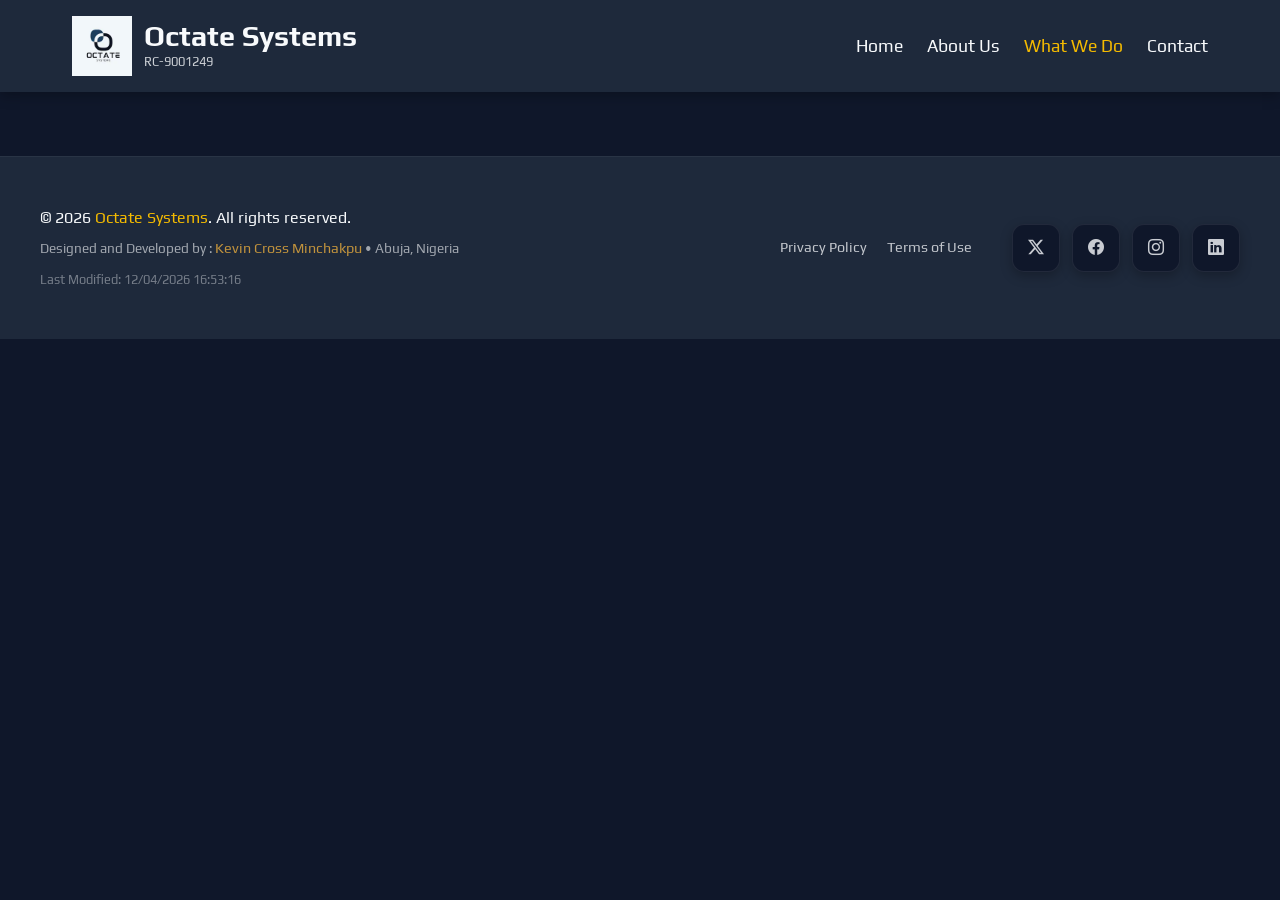
<file: digital-marketing.html>
<!DOCTYPE html>
<html lang="en">
<head>
    <meta charset="UTF-8">
    <meta name="viewport" content="width=device-width, initial-scale=1.0">
    <meta name="description"
        content="Octate Systems is passionate about developing web applications that are not only visually stunning but also highly functional. Our team of skilled developers and designers work tirelessly to create seamless user experiences that captivate and engage audiences. We specialize in crafting intuitive interfaces, robust functionality, and efficient deployment processes to ensure your content, services, and products reach the world quickly and effectively. With a focus on user satisfaction, we strive to deliver exceptional web solutions that meet your needs and exceed your expectations.">
    <meta name="author" content="Kevin Cross Minchakpu">
    <title>Octate Systems | Home</title>

    <!-- Favicon -->
    <link rel="icon" href="images/favicon.ico" type="image/x-icon">

    <!-- Facebook / Open Graph Meta Tags -->
    <meta property="og:title" content="Octate Systems | What We Do">
        <meta property="og:description"
        content="Octate Systems is passionate about developing web applications that are not only visually stunning but also highly functional. Our team of skilled developers and designers work tirelessly to create seamless user experiences that captivate and engage audiences. We specialize in crafting intuitive interfaces, robust functionality, and efficient deployment processes to ensure your content, services, and products reach the world quickly and effectively. With a focus on user satisfaction, we strive to deliver exceptional web solutions that meet your needs and exceed your expectations.">
        <meta property="og:image"
        content="https://kminchakpu.github.io/octate_systems/images/logo.webp">
        <meta property="og:url"
        content="https://kminchakpu.github.io/octate_systems/index.html">
        <meta property="og:type" content="website">

    <!-- Fonts -->
    <link rel="preconnect" href="https://fonts.googleapis.com">
    <link rel="preconnect" href="https://fonts.gstatic.com" crossorigin>
    <link href="https://fonts.googleapis.com/css2?family=Play:wght@400;700&family=Roboto:wght@300;400;500;700&display=swap" rel="stylesheet">

    <!-- Styles -->
     <link rel="stylesheet" href="https://cdn.jsdelivr.net/npm/bootstrap-icons@1.11.3/font/bootstrap-icons.min.css">
    <link rel="stylesheet" href="styles/small.css">
    <link rel="stylesheet" href="styles/large.css">

    <!-- Scripts -->
    <script type="module" src="scripts/main.js"></script>
</head>
<body>
<!-- HEADER -->
   <header>
    <div class="header-container">
   <a href="index.html" class="logo">
    <img src="images/logo.webp" alt="Octate Systems Logo">

    <div class="logo-text">
        <span class="site-title">Octate Systems</span>
        <p class="tagline">RC-9001249</p>
    </div>
</a>

        <button type="button" id="menu-btn" class="menu-btn" aria-label="Toggle Navigation">
            ☰
        </button>

        <nav id="primary-nav">
            <ul class="navigation">
                <li><a href="index.html">Home</a></li>
                <li><a href="about.html">About Us</a></li>
                <li><a href="services.html" class="active">What We Do</a></li>
                <li><a href="contact.html">Contact</a></li>
                
            </ul>
        </nav>
    </div>
</header>

<!-- MAIN CONTENT -->
<main>

</main>

<!-- SERVICE MODAL -->
<dialog id="service-modal" class="service-modal">
    <div class="modal-content">
        <div class="modal-header">
            <h2 id="modal-title">Service Title</h2>
            <button type="button" id="close-modal" aria-label="Close modal">&times;</button>
        </div>
        <div class="modal-body">
            <p id="modal-description">Detailed description will populate here...</p>
            
            <a href="services.html" id="modal-link" class="modal-action-btn">
                Find Out More <i class="bi bi-arrow-right"></i>
            </a>
        </div>
    </div>
</dialog>

<!-- FOOTER -->
<footer>
    <div class="footer-container">
        <div class="footer-left">
            <p class="copyright">&copy; 2026 <span>Octate Systems</span>. All rights reserved.</p>
            <p class="course-details"> Designed and Developed by : <a href="https://www.linkedin.com/in/kevin-cross-minchakpu-7897379a/" target="_blank" rel="noopener" aria-label="View Kevin Cross Minchakpu's LinkedIn profile" class="footer-link">Kevin Cross Minchakpu</a> &bull; Abuja, Nigeria</p>
            <p class="timestamp">Last Modified: <span id="last-modified"></span></p>
        </div>
        
        <div class="footer-right">
            <div class="footer-links">
                <a href="privacy.html">Privacy Policy</a>
                <a href="terms.html">Terms of Use</a>
                </div>

            <div class="footer-socials">
                <a href="https://x.com" target="_blank" rel="noopener" aria-label="Follow Octate Systems on X">
                    <i class="bi bi-twitter-x"></i>
                </a>
                <a href="https://facebook.com" target="_blank" rel="noopener" aria-label="Follow Octate Systems on Facebook">
                    <i class="bi bi-facebook"></i>
                </a>
                <a href="https://instagram.com" target="_blank" rel="noopener" aria-label="Follow Octate Systems on Instagram">
                    <i class="bi bi-instagram"></i>
                </a>
                <a href="https://linkedin.com" target="_blank" rel="noopener" aria-label="Follow Octate Systems on LinkedIn">
                    <i class="bi bi-linkedin"></i>
                </a>
            </div>
        </div>
    </div>
</footer>

</body>
</html>
</file>
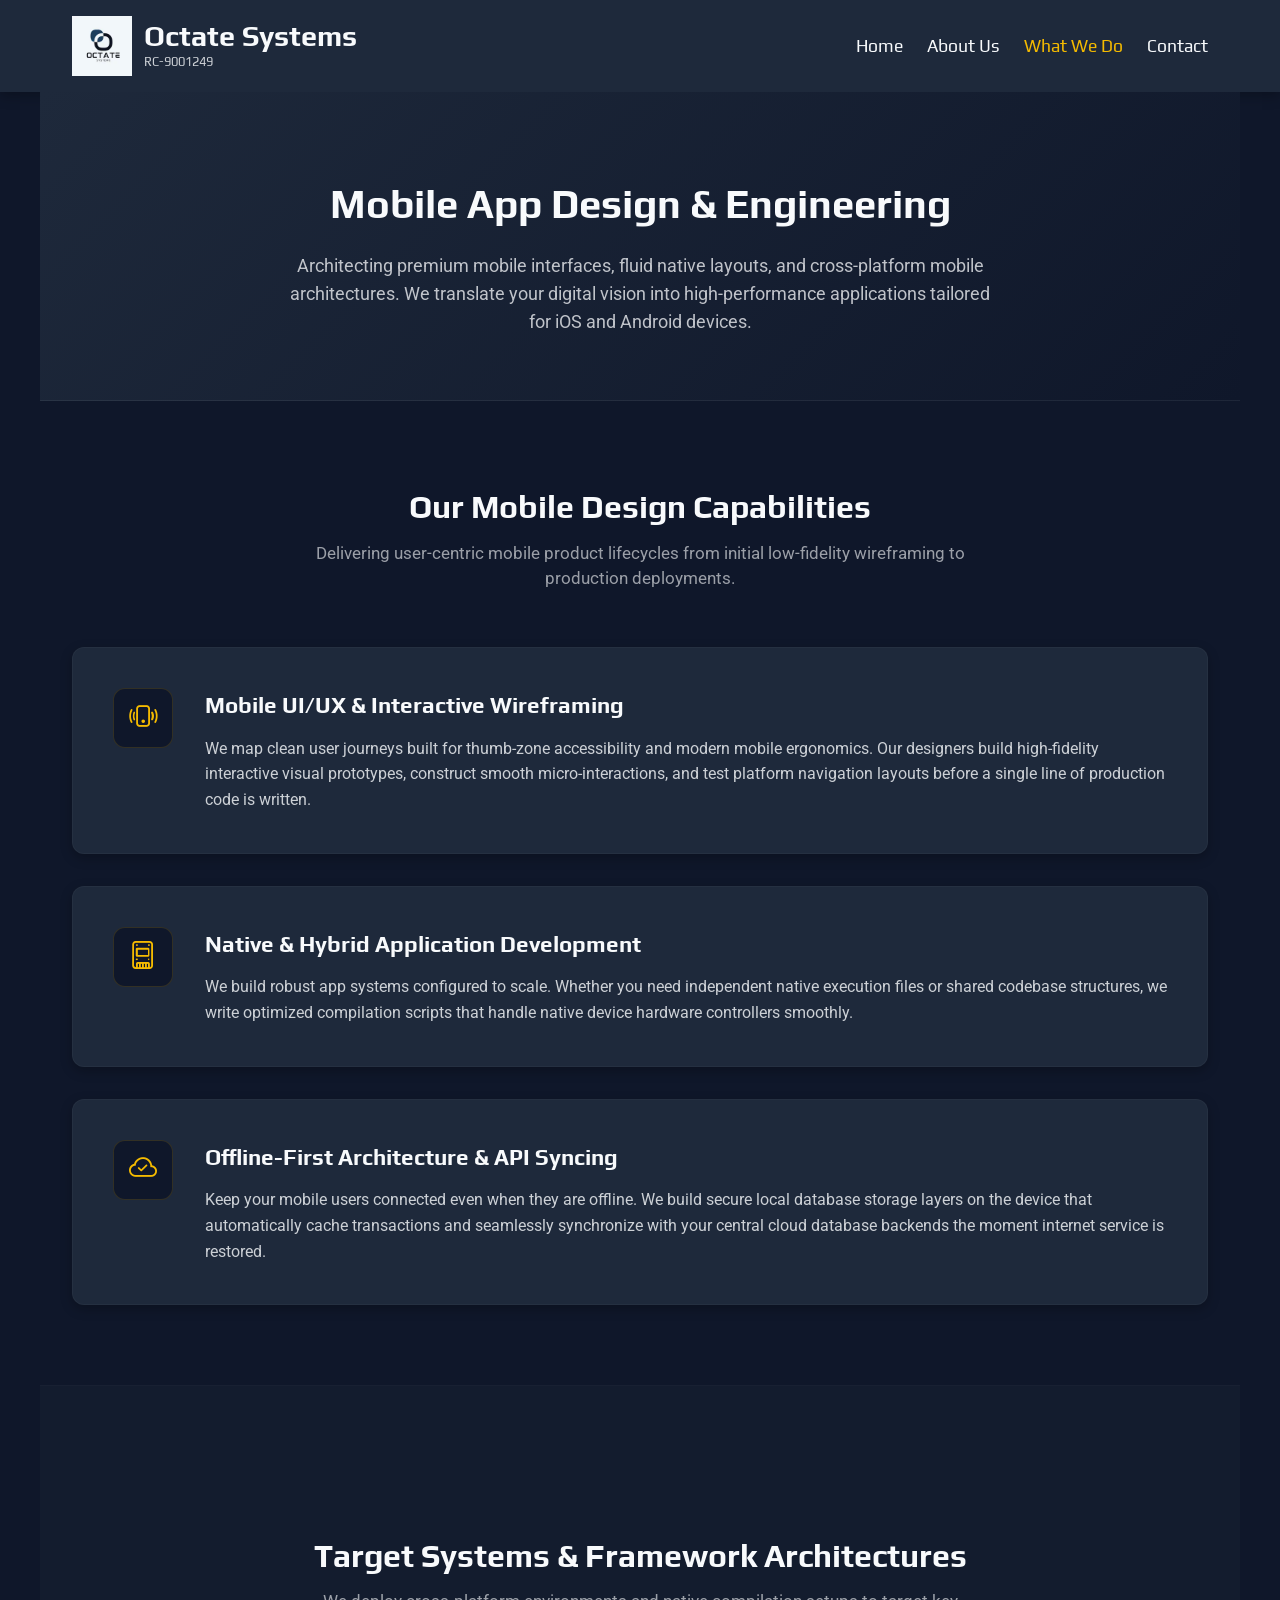
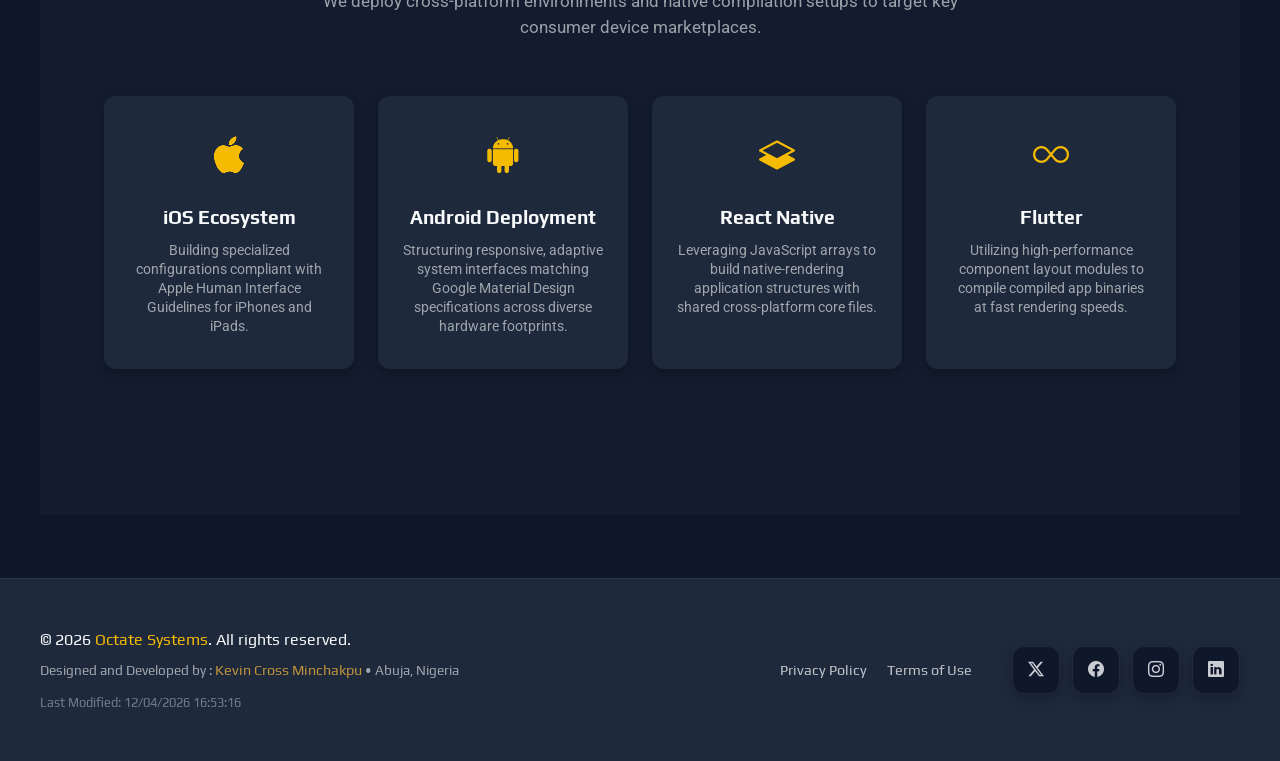
<file: mobile-app-design.html>
<!DOCTYPE html>
<html lang="en">
<head>
    <meta charset="UTF-8">
    <meta name="viewport" content="width=device-width, initial-scale=1.0">
    <meta name="description"
        content="Octate Systems is passionate about developing web applications that are not only visually stunning but also highly functional. Our team of skilled developers and designers work tirelessly to create seamless user experiences that captivate and engage audiences. We specialize in crafting intuitive interfaces, robust functionality, and efficient deployment processes to ensure your content, services, and products reach the world quickly and effectively. With a focus on user satisfaction, we strive to deliver exceptional web solutions that meet your needs and exceed your expectations.">
    <meta name="author" content="Kevin Cross Minchakpu">
    <title>Octate Systems | Home</title>

    <!-- Favicon -->
    <link rel="icon" href="images/favicon.ico" type="image/x-icon">

    <!-- Facebook / Open Graph Meta Tags -->
    <meta property="og:title" content="Octate Systems | What We Do">
        <meta property="og:description"
        content="Octate Systems is passionate about developing web applications that are not only visually stunning but also highly functional. Our team of skilled developers and designers work tirelessly to create seamless user experiences that captivate and engage audiences. We specialize in crafting intuitive interfaces, robust functionality, and efficient deployment processes to ensure your content, services, and products reach the world quickly and effectively. With a focus on user satisfaction, we strive to deliver exceptional web solutions that meet your needs and exceed your expectations.">
        <meta property="og:image"
        content="https://kminchakpu.github.io/octate_systems/images/logo.webp">
        <meta property="og:url"
        content="https://kminchakpu.github.io/octate_systems/index.html">
        <meta property="og:type" content="website">

    <!-- Fonts -->
    <link rel="preconnect" href="https://fonts.googleapis.com">
    <link rel="preconnect" href="https://fonts.gstatic.com" crossorigin>
    <link href="https://fonts.googleapis.com/css2?family=Play:wght@400;700&family=Roboto:wght@300;400;500;700&display=swap" rel="stylesheet">

    <!-- Styles -->
     <link rel="stylesheet" href="https://cdn.jsdelivr.net/npm/bootstrap-icons@1.11.3/font/bootstrap-icons.min.css">
    <link rel="stylesheet" href="styles/small.css">
    <link rel="stylesheet" href="styles/large.css">

    <!-- Scripts -->
    <script type="module" src="scripts/main.js"></script>
</head>
<body>
<!-- HEADER -->
   <header>
    <div class="header-container">
   <a href="index.html" class="logo">
    <img src="images/logo.webp" alt="Octate Systems Logo">

    <div class="logo-text">
        <span class="site-title">Octate Systems</span>
        <p class="tagline">RC-9001249</p>
    </div>
</a>

        <button type="button" id="menu-btn" class="menu-btn" aria-label="Toggle Navigation">
            ☰
        </button>

        <nav id="primary-nav">
            <ul class="navigation">
                <li><a href="index.html">Home</a></li>
                <li><a href="about.html">About Us</a></li>
                <li><a href="services.html" class="active">What We Do</a></li>
                <li><a href="contact.html">Contact</a></li>
                
            </ul>
        </nav>
    </div>
</header>

<!-- MAIN CONTENT -->
<main>
    
    <section class="page-header-banner">
        <h1>Mobile App Design & Engineering</h1>
        <p>
            Architecting premium mobile interfaces, fluid native layouts, and cross-platform mobile architectures. We translate your digital vision into high-performance applications tailored for iOS and Android devices.
        </p>
    </section>

    <section class="inner-section">
        <h2>Our Mobile Design Capabilities</h2>
        <p class="section-subtitle">Delivering user-centric mobile product lifecycles from initial low-fidelity wireframing to production deployments.</p>
        
        <div class="capabilities-list">
            
            <article class="capability-row">
                <div class="capability-icon-box">
                    <i class="bi bi-phone-vibrate"></i>
                </div>
                <div class="capability-text">
                    <h3>Mobile UI/UX & Interactive Wireframing</h3>
                    <p>
                        We map clean user journeys built for thumb-zone accessibility and modern mobile ergonomics. Our designers build high-fidelity interactive visual prototypes, construct smooth micro-interactions, and test platform navigation layouts before a single line of production code is written.
                    </p>
                </div>
            </article>

            <article class="capability-row">
                <div class="capability-icon-box">
                    <i class="bi bi-device-ssd"></i>
                </div>
                <div class="capability-text">
                    <h3>Native & Hybrid Application Development</h3>
                    <p>
                        We build robust app systems configured to scale. Whether you need independent native execution files or shared codebase structures, we write optimized compilation scripts that handle native device hardware controllers smoothly.
                    </p>
                </div>
            </article>

            <article class="capability-row">
                <div class="capability-icon-box">
                    <i class="bi bi-cloud-check"></i>
                </div>
                <div class="capability-text">
                    <h3>Offline-First Architecture & API Syncing</h3>
                    <p>
                        Keep your mobile users connected even when they are offline. We build secure local database storage layers on the device that automatically cache transactions and seamlessly synchronize with your central cloud database backends the moment internet service is restored.
                    </p>
                </div>
            </article>

        </div>
    </section>

    <section class="frameworks-section">
        <div class="inner-section">
            <h2>Target Systems & Framework Architectures</h2>
            <p class="section-subtitle">We deploy cross-platform environments and native compilation setups to target key consumer device marketplaces.</p>
            
            <div class="frameworks-grid">
                
                <div class="framework-card">
                    <i class="bi bi-apple"></i>
                    <h3>iOS Ecosystem</h3>
                    <p>Building specialized configurations compliant with Apple Human Interface Guidelines for iPhones and iPads.</p>
                </div>

                <div class="framework-card">
                    <i class="bi bi-android2"></i>
                    <h3>Android Deployment</h3>
                    <p>Structuring responsive, adaptive system interfaces matching Google Material Design specifications across diverse hardware footprints.</p>
                </div>

                <div class="framework-card">
                    <i class="bi bi-layers-half"></i>
                    <h3>React Native</h3>
                    <p>Leveraging JavaScript arrays to build native-rendering application structures with shared cross-platform core files.</p>
                </div>

                <div class="framework-card">
                    <i class="bi bi-infinity"></i>
                    <h3>Flutter</h3>
                    <p>Utilizing high-performance component layout modules to compile compiled app binaries at fast rendering speeds.</p>
                </div>

            </div>
        </div>
    </section>

</main>

<!-- SERVICE MODAL -->
<dialog id="service-modal" class="service-modal">
    <div class="modal-content">
        <div class="modal-header">
            <h2 id="modal-title">Service Title</h2>
            <button type="button" id="close-modal" aria-label="Close modal">&times;</button>
        </div>
        <div class="modal-body">
            <p id="modal-description">Detailed description will populate here...</p>
            
            <a href="services.html" id="modal-link" class="modal-action-btn">
                Find Out More <i class="bi bi-arrow-right"></i>
            </a>
        </div>
    </div>
</dialog>

<!-- FOOTER -->
<footer>
    <div class="footer-container">
        <div class="footer-left">
            <p class="copyright">&copy; 2026 <span>Octate Systems</span>. All rights reserved.</p>
            <p class="course-details"> Designed and Developed by : <a href="https://www.linkedin.com/in/kevin-cross-minchakpu-7897379a/" target="_blank" rel="noopener" aria-label="View Kevin Cross Minchakpu's LinkedIn profile" class="footer-link">Kevin Cross Minchakpu</a> &bull; Abuja, Nigeria</p>
            <p class="timestamp">Last Modified: <span id="last-modified"></span></p>
        </div>
        
        <div class="footer-right">
            <div class="footer-links">
                <a href="privacy.html">Privacy Policy</a>
                <a href="terms.html">Terms of Use</a>
                </div>

            <div class="footer-socials">
                <a href="https://x.com" target="_blank" rel="noopener" aria-label="Follow Octate Systems on X">
                    <i class="bi bi-twitter-x"></i>
                </a>
                <a href="https://facebook.com" target="_blank" rel="noopener" aria-label="Follow Octate Systems on Facebook">
                    <i class="bi bi-facebook"></i>
                </a>
                <a href="https://instagram.com" target="_blank" rel="noopener" aria-label="Follow Octate Systems on Instagram">
                    <i class="bi bi-instagram"></i>
                </a>
                <a href="https://linkedin.com" target="_blank" rel="noopener" aria-label="Follow Octate Systems on LinkedIn">
                    <i class="bi bi-linkedin"></i>
                </a>
            </div>
        </div>
    </div>
</footer>

</body>
</html>
</file>
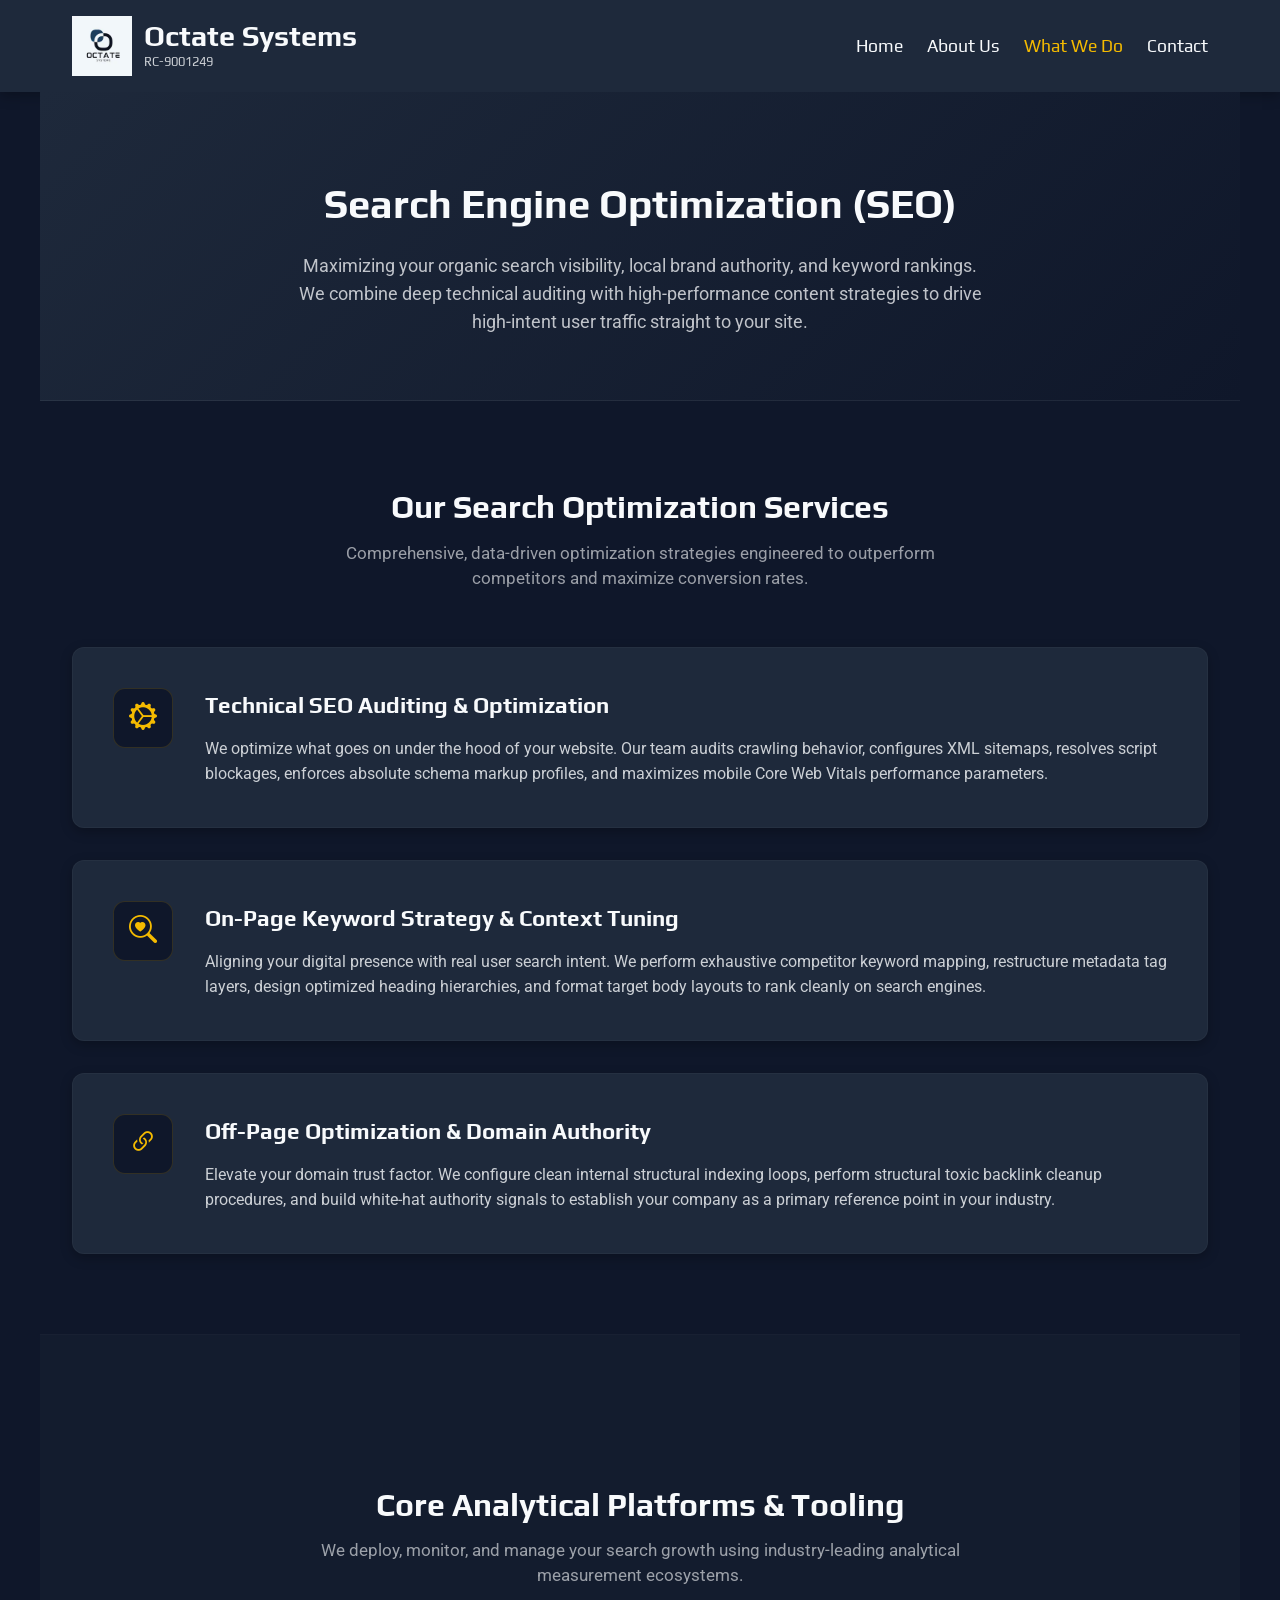
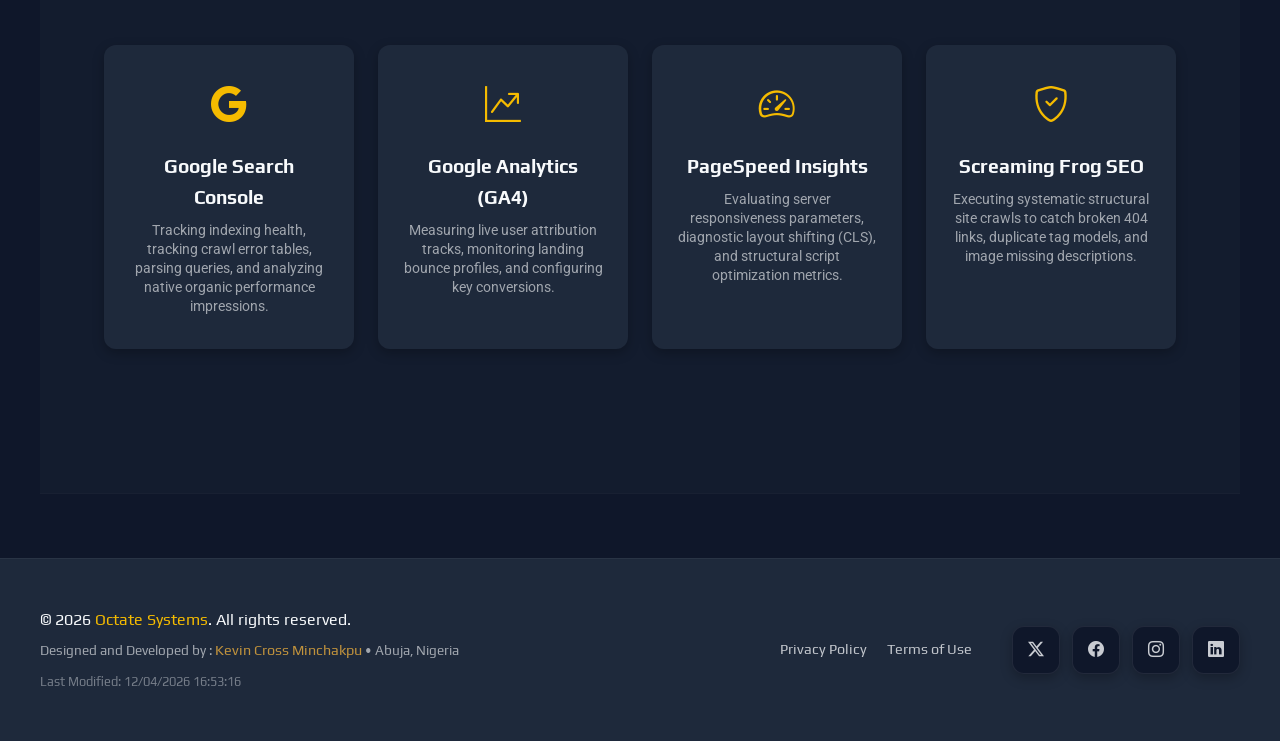
<file: seo-optimization.html>
<!DOCTYPE html>
<html lang="en">
<head>
    <meta charset="UTF-8">
    <meta name="viewport" content="width=device-width, initial-scale=1.0">
    <meta name="description"
        content="Octate Systems is passionate about developing web applications that are not only visually stunning but also highly functional. Our team of skilled developers and designers work tirelessly to create seamless user experiences that captivate and engage audiences. We specialize in crafting intuitive interfaces, robust functionality, and efficient deployment processes to ensure your content, services, and products reach the world quickly and effectively. With a focus on user satisfaction, we strive to deliver exceptional web solutions that meet your needs and exceed your expectations.">
    <meta name="author" content="Kevin Cross Minchakpu">
    <title>Octate Systems | Home</title>

    <!-- Favicon -->
    <link rel="icon" href="images/favicon.ico" type="image/x-icon">

    <!-- Facebook / Open Graph Meta Tags -->
    <meta property="og:title" content="Octate Systems | What We Do">
        <meta property="og:description"
        content="Octate Systems is passionate about developing web applications that are not only visually stunning but also highly functional. Our team of skilled developers and designers work tirelessly to create seamless user experiences that captivate and engage audiences. We specialize in crafting intuitive interfaces, robust functionality, and efficient deployment processes to ensure your content, services, and products reach the world quickly and effectively. With a focus on user satisfaction, we strive to deliver exceptional web solutions that meet your needs and exceed your expectations.">
        <meta property="og:image"
        content="https://kminchakpu.github.io/octate_systems/images/logo.webp">
        <meta property="og:url"
        content="https://kminchakpu.github.io/octate_systems/index.html">
        <meta property="og:type" content="website">

    <!-- Fonts -->
    <link rel="preconnect" href="https://fonts.googleapis.com">
    <link rel="preconnect" href="https://fonts.gstatic.com" crossorigin>
    <link href="https://fonts.googleapis.com/css2?family=Play:wght@400;700&family=Roboto:wght@300;400;500;700&display=swap" rel="stylesheet">

    <!-- Styles -->
     <link rel="stylesheet" href="https://cdn.jsdelivr.net/npm/bootstrap-icons@1.11.3/font/bootstrap-icons.min.css">
    <link rel="stylesheet" href="styles/small.css">
    <link rel="stylesheet" href="styles/large.css">

    <!-- Scripts -->
    <script type="module" src="scripts/main.js"></script>
</head>
<body>
<!-- HEADER -->
   <header>
    <div class="header-container">
   <a href="index.html" class="logo">
    <img src="images/logo.webp" alt="Octate Systems Logo">

    <div class="logo-text">
        <span class="site-title">Octate Systems</span>
        <p class="tagline">RC-9001249</p>
    </div>
</a>

        <button type="button" id="menu-btn" class="menu-btn" aria-label="Toggle Navigation">
            ☰
        </button>

        <nav id="primary-nav">
            <ul class="navigation">
                <li><a href="index.html">Home</a></li>
                <li><a href="about.html">About Us</a></li>
                <li><a href="services.html" class="active">What We Do</a></li>
                <li><a href="contact.html">Contact</a></li>
                
            </ul>
        </nav>
    </div>
</header>

<!-- MAIN CONTENT -->
<main>
    
    <section class="page-header-banner">
        <h1>Search Engine Optimization (SEO)</h1>
        <p>
            Maximizing your organic search visibility, local brand authority, and keyword rankings. We combine deep technical auditing with high-performance content strategies to drive high-intent user traffic straight to your site.
        </p>
    </section>

    <section class="inner-section">
        <h2>Our Search Optimization Services</h2>
        <p class="section-subtitle">Comprehensive, data-driven optimization strategies engineered to outperform competitors and maximize conversion rates.</p>
        
        <div class="capabilities-list">
            
            <article class="capability-row">
                <div class="capability-icon-box">
                    <i class="bi bi-gear-wide-connected"></i>
                </div>
                <div class="capability-text">
                    <h3>Technical SEO Auditing & Optimization</h3>
                    <p>
                        We optimize what goes on under the hood of your website. Our team audits crawling behavior, configures XML sitemaps, resolves script blockages, enforces absolute schema markup profiles, and maximizes mobile Core Web Vitals performance parameters.
                    </p>
                </div>
            </article>

            <article class="capability-row">
                <div class="capability-icon-box">
                    <i class="bi bi-search-heart"></i>
                </div>
                <div class="capability-text">
                    <h3>On-Page Keyword Strategy & Context Tuning</h3>
                    <p>
                        Aligning your digital presence with real user search intent. We perform exhaustive competitor keyword mapping, restructure metadata tag layers, design optimized heading hierarchies, and format target body layouts to rank cleanly on search engines.
                    </p>
                </div>
            </article>

            <article class="capability-row">
                <div class="capability-icon-box">
                    <i class="bi bi-link-45deg"></i>
                </div>
                <div class="capability-text">
                    <h3>Off-Page Optimization & Domain Authority</h3>
                    <p>
                        Elevate your domain trust factor. We configure clean internal structural indexing loops, perform structural toxic backlink cleanup procedures, and build white-hat authority signals to establish your company as a primary reference point in your industry.
                    </p>
                </div>
            </article>

        </div>
    </section>

    <section class="frameworks-section">
        <div class="inner-section">
            <h2>Core Analytical Platforms & Tooling</h2>
            <p class="section-subtitle">We deploy, monitor, and manage your search growth using industry-leading analytical measurement ecosystems.</p>
            
            <div class="frameworks-grid">
                
                <div class="framework-card">
                    <i class="bi bi-google"></i>
                    <h3>Google Search Console</h3>
                    <p>Tracking indexing health, tracking crawl error tables, parsing queries, and analyzing native organic performance impressions.</p>
                </div>

                <div class="framework-card">
                    <i class="bi bi-graph-up-arrow"></i>
                    <h3>Google Analytics (GA4)</h3>
                    <p>Measuring live user attribution tracks, monitoring landing bounce profiles, and configuring key conversions.</p>
                </div>

                <div class="framework-card">
                    <i class="bi bi-speedometer2"></i>
                    <h3>PageSpeed Insights</h3>
                    <p>Evaluating server responsiveness parameters, diagnostic layout shifting (CLS), and structural script optimization metrics.</p>
                </div>

                <div class="framework-card">
                    <i class="bi bi-shield-check"></i>
                    <h3>Screaming Frog SEO</h3>
                    <p>Executing systematic structural site crawls to catch broken 404 links, duplicate tag models, and image missing descriptions.</p>
                </div>

            </div>
        </div>
    </section>

</main>

<!-- SERVICE MODAL -->
<dialog id="service-modal" class="service-modal">
    <div class="modal-content">
        <div class="modal-header">
            <h2 id="modal-title">Service Title</h2>
            <button type="button" id="close-modal" aria-label="Close modal">&times;</button>
        </div>
        <div class="modal-body">
            <p id="modal-description">Detailed description will populate here...</p>
            
            <a href="services.html" id="modal-link" class="modal-action-btn">
                Find Out More <i class="bi bi-arrow-right"></i>
            </a>
        </div>
    </div>
</dialog>

<!-- FOOTER -->
<footer>
    <div class="footer-container">
        <div class="footer-left">
            <p class="copyright">&copy; 2026 <span>Octate Systems</span>. All rights reserved.</p>
            <p class="course-details"> Designed and Developed by : <a href="https://www.linkedin.com/in/kevin-cross-minchakpu-7897379a/" target="_blank" rel="noopener" aria-label="View Kevin Cross Minchakpu's LinkedIn profile" class="footer-link">Kevin Cross Minchakpu</a> &bull; Abuja, Nigeria</p>
            <p class="timestamp">Last Modified: <span id="last-modified"></span></p>
        </div>
        
        <div class="footer-right">
            <div class="footer-links">
                <a href="privacy.html">Privacy Policy</a>
                <a href="terms.html">Terms of Use</a>
                </div>

            <div class="footer-socials">
                <a href="https://x.com" target="_blank" rel="noopener" aria-label="Follow Octate Systems on X">
                    <i class="bi bi-twitter-x"></i>
                </a>
                <a href="https://facebook.com" target="_blank" rel="noopener" aria-label="Follow Octate Systems on Facebook">
                    <i class="bi bi-facebook"></i>
                </a>
                <a href="https://instagram.com" target="_blank" rel="noopener" aria-label="Follow Octate Systems on Instagram">
                    <i class="bi bi-instagram"></i>
                </a>
                <a href="https://linkedin.com" target="_blank" rel="noopener" aria-label="Follow Octate Systems on LinkedIn">
                    <i class="bi bi-linkedin"></i>
                </a>
            </div>
        </div>
    </div>
</footer>

</body>
</html>
</file>
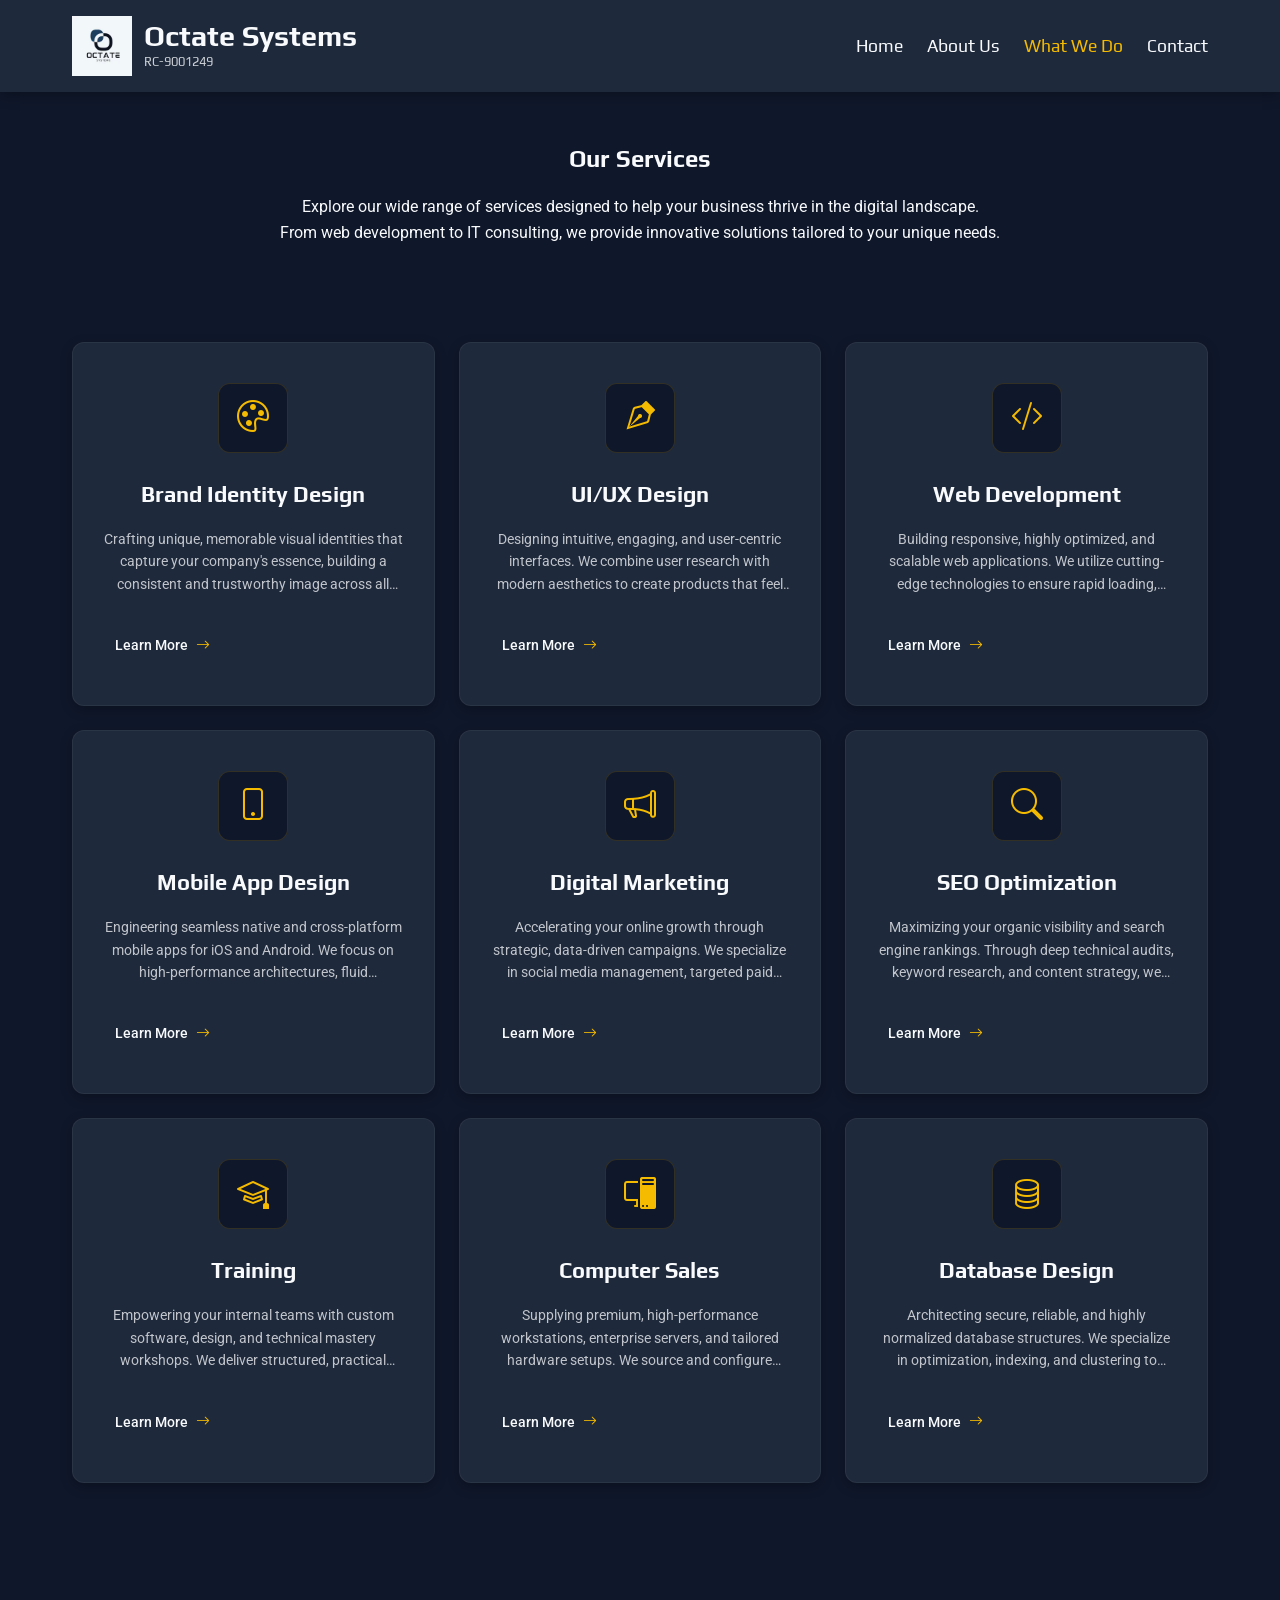
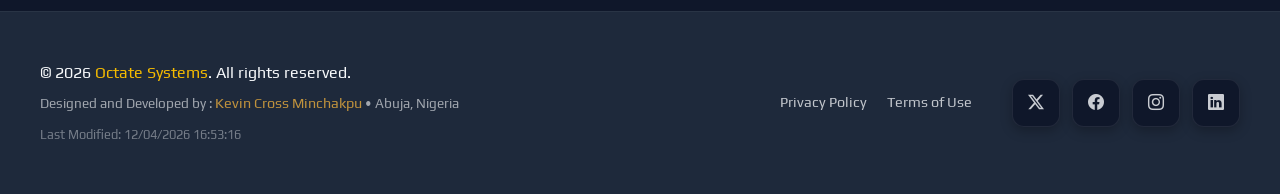
<file: services.html>
<!DOCTYPE html>
<html lang="en">
<head>
    <meta charset="UTF-8">
    <meta name="viewport" content="width=device-width, initial-scale=1.0">
    <meta name="description"
        content="Explore our wide range of services designed to help your business thrive in the digital landscape. From web development to IT consulting, we provide innovative solutions tailored to your unique needs.">
    <meta name="author" content="Kevin Cross Minchakpu">
    <title>Octate Systems | What We Do</title>

    <!-- Favicon -->
    <link rel="icon" href="images/favicon.ico" type="image/x-icon">

    <!-- Facebook / Open Graph Meta Tags -->
    <meta property="og:title" content="Octate Systems | What We Do">
        <meta property="og:description"
        content="Explore our wide range of services designed to help your business thrive in the digital landscape. From web development to IT consulting, we provide innovative solutions tailored to your unique needs.">
        <meta property="og:image"
        content="https://kminchakpu.github.io/octate_systems/images/logo.webp">
        <meta property="og:url"
        content="https://kminchakpu.github.io/octate_systems/index.html">
        <meta property="og:type" content="website">

    <!-- Fonts -->
    <link rel="preconnect" href="https://fonts.googleapis.com">
    <link rel="preconnect" href="https://fonts.gstatic.com" crossorigin>
    <link href="https://fonts.googleapis.com/css2?family=Play:wght@400;700&family=Roboto:wght@300;400;500;700&display=swap" rel="stylesheet">

    <!-- Styles -->
     <link rel="stylesheet" href="https://cdn.jsdelivr.net/npm/bootstrap-icons@1.11.3/font/bootstrap-icons.min.css">
    <link rel="stylesheet" href="styles/small.css">
    <link rel="stylesheet" href="styles/large.css">

    <!-- Scripts -->
    <script type="module" src="scripts/main.js"></script>
</head>
<body>
<!-- HEADER -->
   <header>
    <div class="header-container">
   <a href="index.html" class="logo">
    <img src="images/logo.webp" alt="Octate Systems Logo">

    <div class="logo-text">
        <span class="site-title">Octate Systems</span>
        <p class="tagline">RC-9001249</p>
    </div>
</a>

        <button type="button" id="menu-btn" class="menu-btn" aria-label="Toggle Navigation">
            ☰
        </button>

        <nav id="primary-nav">
            <ul class="navigation">
                <li><a href="index.html">Home</a></li>
                <li><a href="about.html">About Us</a></li>
                <li><a href="services.html" class="active">What We Do</a></li>
                <li><a href="contact.html">Contact</a></li>
                
            </ul>
        </nav>
    </div>
</header>

<main class="services-container">
    <h2>Our Services</h2>
        <p class="section-description">
            Explore our wide range of services designed to help your business thrive in the digital landscape. <br> From web development to IT consulting, we provide innovative solutions tailored to your unique needs.
        </p>
    <section id="services-grid" class="services-grid"></section>
</main>

<dialog id="service-modal" class="service-modal">
    <div class="modal-content">
        <div class="modal-header">
            <h2 id="modal-title">Service Title</h2>
            <button type="button" id="close-modal" aria-label="Close modal">&times;</button>
        </div>
        <div class="modal-body">
            <p id="modal-description">Detailed description will populate here...</p>
            <a href="services.html" id="modal-link" class="modal-action-btn">
                Find Out More
            </a>
        </div>
    </div>
</dialog>
 


<!-- FOOTER -->
<footer>
    <div class="footer-container">
        <div class="footer-left">
            <p class="copyright">&copy; 2026 <span>Octate Systems</span>. All rights reserved.</p>
            <p class="course-details"> Designed and Developed by : <a class="footer-link" href="https://github.com/kevincross" target="_blank" rel="noopener" aria-label="View Kevin Cross Minchakpu's GitHub profile">Kevin Cross Minchakpu</a> &bull; Abuja, Nigeria</p>
            <p class="timestamp">Last Modified: <span id="last-modified">06/15/2026 14:57:35</span></p>
        </div>
        
        <div class="footer-right">
            <div class="footer-links">
                <a href="privacy.html">Privacy Policy</a>
                <a href="terms.html">Terms of Use</a>
            </div>

            <div class="footer-socials">
                <a href="https://x.com" target="_blank" rel="noopener" aria-label="Follow Octate Systems on X">
                    <i class="bi bi-twitter-x"></i>
                </a>
                <a href="https://facebook.com" target="_blank" rel="noopener" aria-label="Follow Octate Systems on Facebook">
                    <i class="bi bi-facebook"></i>
                </a>
                <a href="https://instagram.com" target="_blank" rel="noopener" aria-label="Follow Octate Systems on Instagram">
                    <i class="bi bi-instagram"></i>
                </a>
                <a href="https://linkedin.com" target="_blank" rel="noopener" aria-label="Follow Octate Systems on LinkedIn">
                    <i class="bi bi-linkedin"></i>
                </a>
            </div>
        </div>
    </div>
</footer>

</body>
</html>
</file>
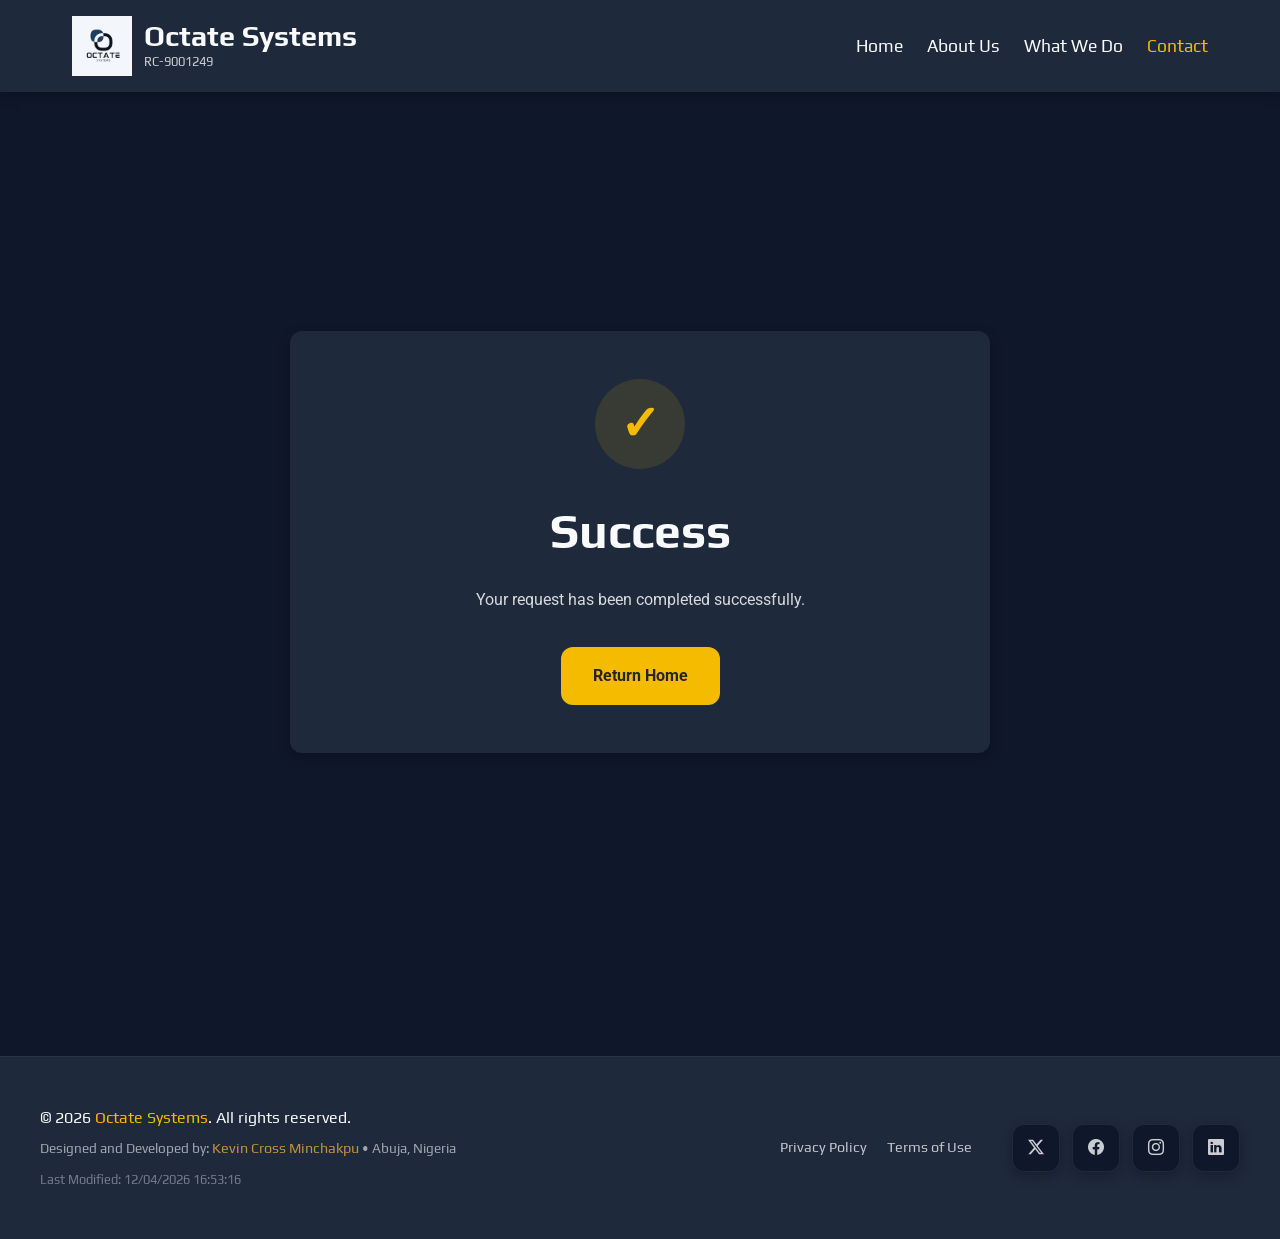
<file: success.html>
<!DOCTYPE html>
<html lang="en">
<head>
    <meta charset="UTF-8">
    <meta name="viewport" content="width=device-width, initial-scale=1.0">
    <meta name="description"
        content="Octate Systems is passionate about developing web applications that are not only visually stunning but also highly functional. Our team of skilled developers and designers work tirelessly to create seamless user experiences that captivate and engage audiences. We specialize in crafting intuitive interfaces, robust functionality, and efficient deployment processes to ensure your content, services, and products reach the world quickly and effectively. With a focus on user satisfaction, we strive to deliver exceptional web solutions that meet your needs and exceed your expectations.">
    <meta name="author" content="Kevin Cross Minchakpu">
    <title>Octate Systems | Home</title>

    <!-- Favicon -->
    <link rel="icon" href="images/favicon.ico" type="image/x-icon">

    <!-- Facebook / Open Graph Meta Tags -->
    <meta property="og:title" content="Octate Systems | Homepage">
        <meta property="og:description"
        content="Octate Systems is passionate about developing web applications that are not only visually stunning but also highly functional. Our team of skilled developers and designers work tirelessly to create seamless user experiences that captivate and engage audiences. We specialize in crafting intuitive interfaces, robust functionality, and efficient deployment processes to ensure your content, services, and products reach the world quickly and effectively. With a focus on user satisfaction, we strive to deliver exceptional web solutions that meet your needs and exceed your expectations.">
        <meta property="og:image"
        content="https://kminchakpu.github.io/octate_systems/images/logo.webp">
        <meta property="og:url"
        content="https://kminchakpu.github.io/octate_systems/index.html">
        <meta property="og:type" content="website">

    <!-- Fonts -->
    <link rel="preconnect" href="https://fonts.googleapis.com">
    <link rel="preconnect" href="https://fonts.gstatic.com" crossorigin>
    <link href="https://fonts.googleapis.com/css2?family=Play:wght@400;700&family=Roboto:wght@300;400;500;700&display=swap" rel="stylesheet">

    <!-- Styles -->
     <link rel="stylesheet" href="https://cdn.jsdelivr.net/npm/bootstrap-icons@1.11.3/font/bootstrap-icons.min.css">
    <link rel="stylesheet" href="styles/small.css">
    <link rel="stylesheet" href="styles/large.css">

    <!-- Scripts -->
    <script type="module" src="scripts/main.js"></script>
    <script src="scripts/success.js" defer></script>
</head>
<body>
<!-- HEADER -->
   <header>
    <div class="header-container">
   <a href="index.html" class="logo">
    <img src="images/logo.png" alt="Octate Systems Logo">

    <div class="logo-text">
        <span class="site-title">Octate Systems</span>
        <p class="tagline">RC-9001249</p>
    </div>
</a>

        <button type="button" id="menu-btn" class="menu-btn" aria-label="Toggle Navigation">
            ☰
        </button>

        <nav id="primary-nav">
            <ul class="navigation">
                <li><a href="index.html">Home</a></li>
                <li><a href="about.html">About Us</a></li>
                <li><a href="services.html">What We Do</a></li>
                <li><a href="contact.html" class="active">Contact</a></li>
                
            </ul>
        </nav>
    </div>
</header>

<main class="success-page">

        <div class="success-card">

            <div id="success-icon" class="success-icon">
                ✓
            </div>

            <h1 id="success-title">
                Success
            </h1>

            <p id="success-message">
                Your request has been completed successfully.
            </p>

            <div class="success-actions">
                <a href="/" class="btn-primary">
                    Return Home
                </a>
            </div>

        </div>

    </main>



<footer>
    <div class="footer-container">
        <div class="footer-left">
            <p class="copyright">&copy; 2026 <span>Octate Systems</span>. All rights reserved.</p>
            <p class="course-details"> Designed and Developed by: <a href="https://github.com/kevincross" target="_blank" rel="noopener" aria-label="View Kevin Cross Minchakpu's GitHub profile">Kevin Cross Minchakpu</a> &bull; Abuja, Nigeria</p>
            <p class="timestamp">Last Modified: <span id="last-modified">06/15/2026 14:57:35</span></p>
        </div>
        
        <div class="footer-right">
            <div class="footer-links">
                <a href="privacy.html">Privacy Policy</a>
                <a href="terms.html">Terms of Use</a>
            </div>

            <div class="footer-socials">
                <a href="https://x.com" target="_blank" rel="noopener" aria-label="Follow Octate Systems on X">
                    <i class="bi bi-twitter-x"></i>
                </a>
                <a href="https://facebook.com" target="_blank" rel="noopener" aria-label="Follow Octate Systems on Facebook">
                    <i class="bi bi-facebook"></i>
                </a>
                <a href="https://instagram.com" target="_blank" rel="noopener" aria-label="Follow Octate Systems on Instagram">
                    <i class="bi bi-instagram"></i>
                </a>
                <a href="https://linkedin.com" target="_blank" rel="noopener" aria-label="Follow Octate Systems on LinkedIn">
                    <i class="bi bi-linkedin"></i>
                </a>
            </div>
        </div>
    </div>
</footer>

</body>
</html>
</file>
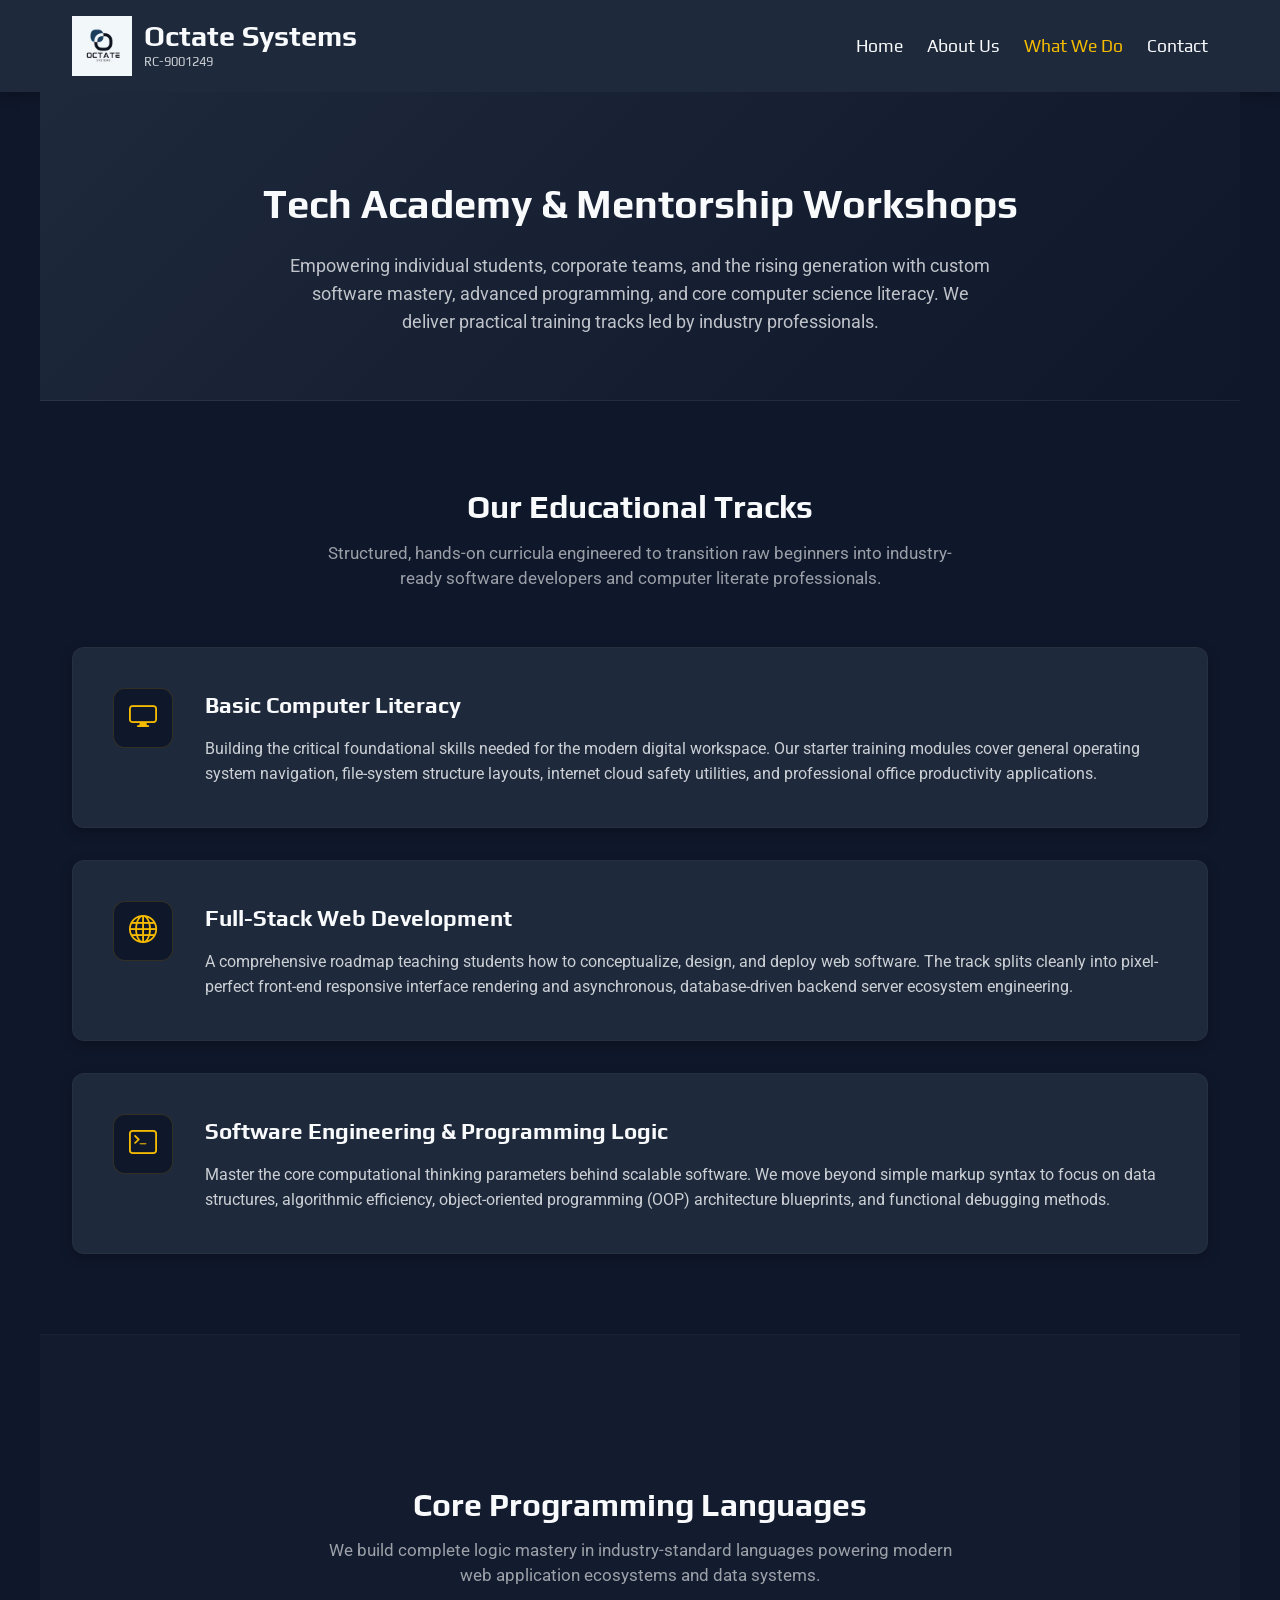
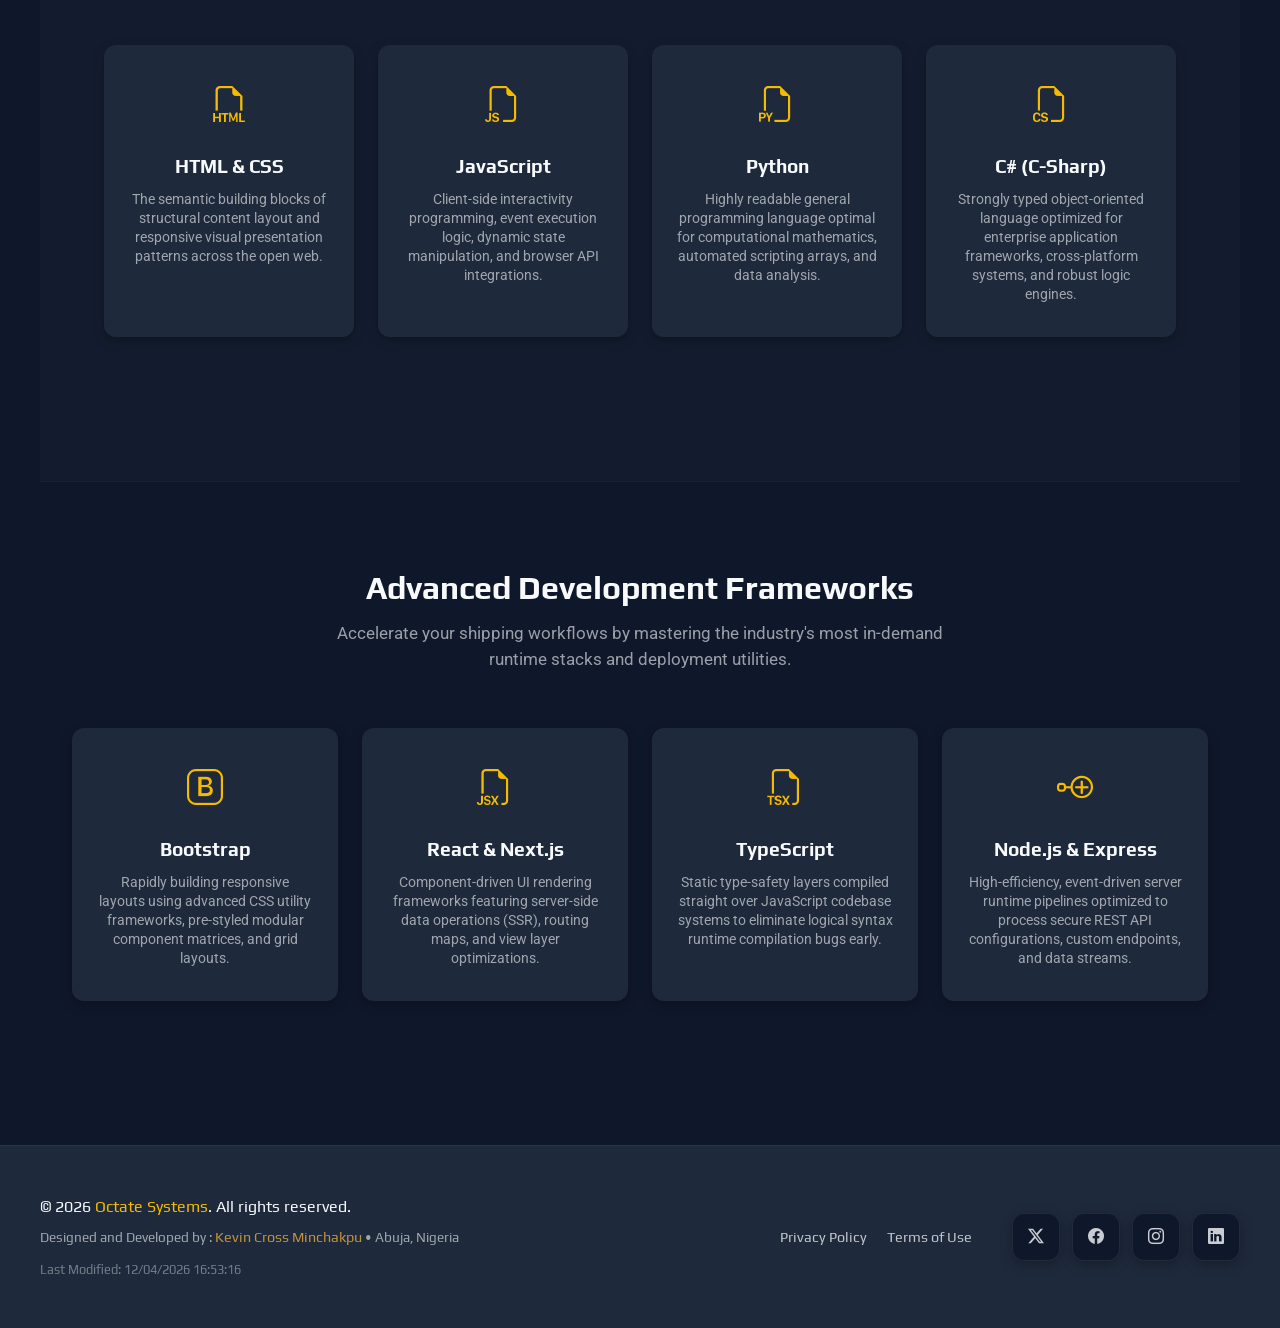
<file: training.html>
<!DOCTYPE html>
<html lang="en">
<head>
    <meta charset="UTF-8">
    <meta name="viewport" content="width=device-width, initial-scale=1.0">
    <meta name="description"
        content="Octate Systems is passionate about developing web applications that are not only visually stunning but also highly functional. Our team of skilled developers and designers work tirelessly to create seamless user experiences that captivate and engage audiences. We specialize in crafting intuitive interfaces, robust functionality, and efficient deployment processes to ensure your content, services, and products reach the world quickly and effectively. With a focus on user satisfaction, we strive to deliver exceptional web solutions that meet your needs and exceed your expectations.">
    <meta name="author" content="Kevin Cross Minchakpu">
    <title>Octate Systems | Home</title>

    <!-- Favicon -->
    <link rel="icon" href="images/favicon.ico" type="image/x-icon">

    <!-- Facebook / Open Graph Meta Tags -->
    <meta property="og:title" content="Octate Systems | What We Do">
        <meta property="og:description"
        content="Octate Systems is passionate about developing web applications that are not only visually stunning but also highly functional. Our team of skilled developers and designers work tirelessly to create seamless user experiences that captivate and engage audiences. We specialize in crafting intuitive interfaces, robust functionality, and efficient deployment processes to ensure your content, services, and products reach the world quickly and effectively. With a focus on user satisfaction, we strive to deliver exceptional web solutions that meet your needs and exceed your expectations.">
        <meta property="og:image"
        content="https://kminchakpu.github.io/octate_systems/images/logo.webp">
        <meta property="og:url"
        content="https://kminchakpu.github.io/octate_systems/index.html">
        <meta property="og:type" content="website">

    <!-- Fonts -->
    <link rel="preconnect" href="https://fonts.googleapis.com">
    <link rel="preconnect" href="https://fonts.gstatic.com" crossorigin>
    <link href="https://fonts.googleapis.com/css2?family=Play:wght@400;700&family=Roboto:wght@300;400;500;700&display=swap" rel="stylesheet">

    <!-- Styles -->
     <link rel="stylesheet" href="https://cdn.jsdelivr.net/npm/bootstrap-icons@1.11.3/font/bootstrap-icons.min.css">
    <link rel="stylesheet" href="styles/small.css">
    <link rel="stylesheet" href="styles/large.css">

    <!-- Scripts -->
    <script type="module" src="scripts/main.js"></script>
</head>
<body>
<!-- HEADER -->
   <header>
    <div class="header-container">
   <a href="index.html" class="logo">
    <img src="images/logo.webp" alt="Octate Systems Logo">

    <div class="logo-text">
        <span class="site-title">Octate Systems</span>
        <p class="tagline">RC-9001249</p>
    </div>
</a>

        <button type="button" id="menu-btn" class="menu-btn" aria-label="Toggle Navigation">
            ☰
        </button>

        <nav id="primary-nav">
            <ul class="navigation">
                <li><a href="index.html">Home</a></li>
                <li><a href="about.html">About Us</a></li>
                <li><a href="services.html" class="active">What We Do</a></li>
                <li><a href="contact.html">Contact</a></li>
                
            </ul>
        </nav>
    </div>
</header>

<!-- MAIN CONTENT -->
<main>
    
    <section class="page-header-banner">
        <h1>Tech Academy & Mentorship Workshops</h1>
        <p>
            Empowering individual students, corporate teams, and the rising generation with custom software mastery, advanced programming, and core computer science literacy. We deliver practical training tracks led by industry professionals.
        </p>
    </section>

    <section class="inner-section">
        <h2>Our Educational Tracks</h2>
        <p class="section-subtitle">Structured, hands-on curricula engineered to transition raw beginners into industry-ready software developers and computer literate professionals.</p>
        
        <div class="capabilities-list">
            
            <article class="capability-row">
                <div class="capability-icon-box">
                    <i class="bi bi-display"></i>
                </div>
                <div class="capability-text">
                    <h3>Basic Computer Literacy</h3>
                    <p>
                        Building the critical foundational skills needed for the modern digital workspace. Our starter training modules cover general operating system navigation, file-system structure layouts, internet cloud safety utilities, and professional office productivity applications.
                    </p>
                </div>
            </article>

            <article class="capability-row">
                <div class="capability-icon-box">
                    <i class="bi bi-globe"></i>
                </div>
                <div class="capability-text">
                    <h3>Full-Stack Web Development</h3>
                    <p>
                        A comprehensive roadmap teaching students how to conceptualize, design, and deploy web software. The track splits cleanly into pixel-perfect front-end responsive interface rendering and asynchronous, database-driven backend server ecosystem engineering.
                    </p>
                </div>
            </article>

            <article class="capability-row">
                <div class="capability-icon-box">
                    <i class="bi bi-terminal"></i>
                </div>
                <div class="capability-text">
                    <h3>Software Engineering & Programming Logic</h3>
                    <p>
                        Master the core computational thinking parameters behind scalable software. We move beyond simple markup syntax to focus on data structures, algorithmic efficiency, object-oriented programming (OOP) architecture blueprints, and functional debugging methods.
                    </p>
                </div>
            </article>

        </div>
    </section>

    <section class="frameworks-section">
        <div class="inner-section">
            <h2>Core Programming Languages</h2>
            <p class="section-subtitle">We build complete logic mastery in industry-standard languages powering modern web application ecosystems and data systems.</p>
            
            <div class="frameworks-grid">
                
                <div class="framework-card">
                    <i class="bi bi-filetype-html"></i>
                    <h3>HTML & CSS</h3>
                    <p>The semantic building blocks of structural content layout and responsive visual presentation patterns across the open web.</p>
                </div>

                <div class="framework-card">
                    <i class="bi bi-filetype-js"></i>
                    <h3>JavaScript</h3>
                    <p>Client-side interactivity programming, event execution logic, dynamic state manipulation, and browser API integrations.</p>
                </div>

                <div class="framework-card">
                    <i class="bi bi-filetype-py"></i>
                    <h3>Python</h3>
                    <p>Highly readable general programming language optimal for computational mathematics, automated scripting arrays, and data analysis.</p>
                </div>

                <div class="framework-card">
                    <i class="bi bi-filetype-cs"></i>
                    <h3>C# (C-Sharp)</h3>
                    <p>Strongly typed object-oriented language optimized for enterprise application frameworks, cross-platform systems, and robust logic engines.</p>
                </div>

            </div>
        </div>
    </section>

    <section class="inner-section">
        <h2>Advanced Development Frameworks</h2>
        <p class="section-subtitle">Accelerate your shipping workflows by mastering the industry's most in-demand runtime stacks and deployment utilities.</p>
        
        <div class="frameworks-grid">
            
            <div class="framework-card">
                <i class="bi bi-bootstrap"></i>
                <h3>Bootstrap</h3>
                <p>Rapidly building responsive layouts using advanced CSS utility frameworks, pre-styled modular component matrices, and grid layouts.</p>
            </div>

            <div class="framework-card">
                <i class="bi bi-filetype-jsx"></i>
                <h3>React & Next.js</h3>
                <p>Component-driven UI rendering frameworks featuring server-side data operations (SSR), routing maps, and view layer optimizations.</p>
            </div>

            <div class="framework-card">
                <i class="bi bi-filetype-tsx"></i>
                <h3>TypeScript</h3>
                <p>Static type-safety layers compiled straight over JavaScript codebase systems to eliminate logical syntax runtime compilation bugs early.</p>
            </div>

            <div class="framework-card">
                <i class="bi bi-node-plus"></i>
                <h3>Node.js & Express</h3>
                <p>High-efficiency, event-driven server runtime pipelines optimized to process secure REST API configurations, custom endpoints, and data streams.</p>
            </div>

        </div>
    </section>

</main>

<!-- SERVICE MODAL -->
<dialog id="service-modal" class="service-modal">
    <div class="modal-content">
        <div class="modal-header">
            <h2 id="modal-title">Service Title</h2>
            <button type="button" id="close-modal" aria-label="Close modal">&times;</button>
        </div>
        <div class="modal-body">
            <p id="modal-description">Detailed description will populate here...</p>
            
            <a href="services.html" id="modal-link" class="modal-action-btn">
                Find Out More <i class="bi bi-arrow-right"></i>
            </a>
        </div>
    </div>
</dialog>

<!-- FOOTER -->
<footer>
    <div class="footer-container">
        <div class="footer-left">
            <p class="copyright">&copy; 2026 <span>Octate Systems</span>. All rights reserved.</p>
            <p class="course-details"> Designed and Developed by : <a href="https://www.linkedin.com/in/kevin-cross-minchakpu-7897379a/" target="_blank" rel="noopener" aria-label="View Kevin Cross Minchakpu's LinkedIn profile" class="footer-link">Kevin Cross Minchakpu</a> &bull; Abuja, Nigeria</p>
            <p class="timestamp">Last Modified: <span id="last-modified"></span></p>
        </div>
        
        <div class="footer-right">
            <div class="footer-links">
                <a href="privacy.html">Privacy Policy</a>
                <a href="terms.html">Terms of Use</a>
                </div>

            <div class="footer-socials">
                <a href="https://x.com" target="_blank" rel="noopener" aria-label="Follow Octate Systems on X">
                    <i class="bi bi-twitter-x"></i>
                </a>
                <a href="https://facebook.com" target="_blank" rel="noopener" aria-label="Follow Octate Systems on Facebook">
                    <i class="bi bi-facebook"></i>
                </a>
                <a href="https://instagram.com" target="_blank" rel="noopener" aria-label="Follow Octate Systems on Instagram">
                    <i class="bi bi-instagram"></i>
                </a>
                <a href="https://linkedin.com" target="_blank" rel="noopener" aria-label="Follow Octate Systems on LinkedIn">
                    <i class="bi bi-linkedin"></i>
                </a>
            </div>
        </div>
    </div>
</footer>

</body>
</html>
</file>
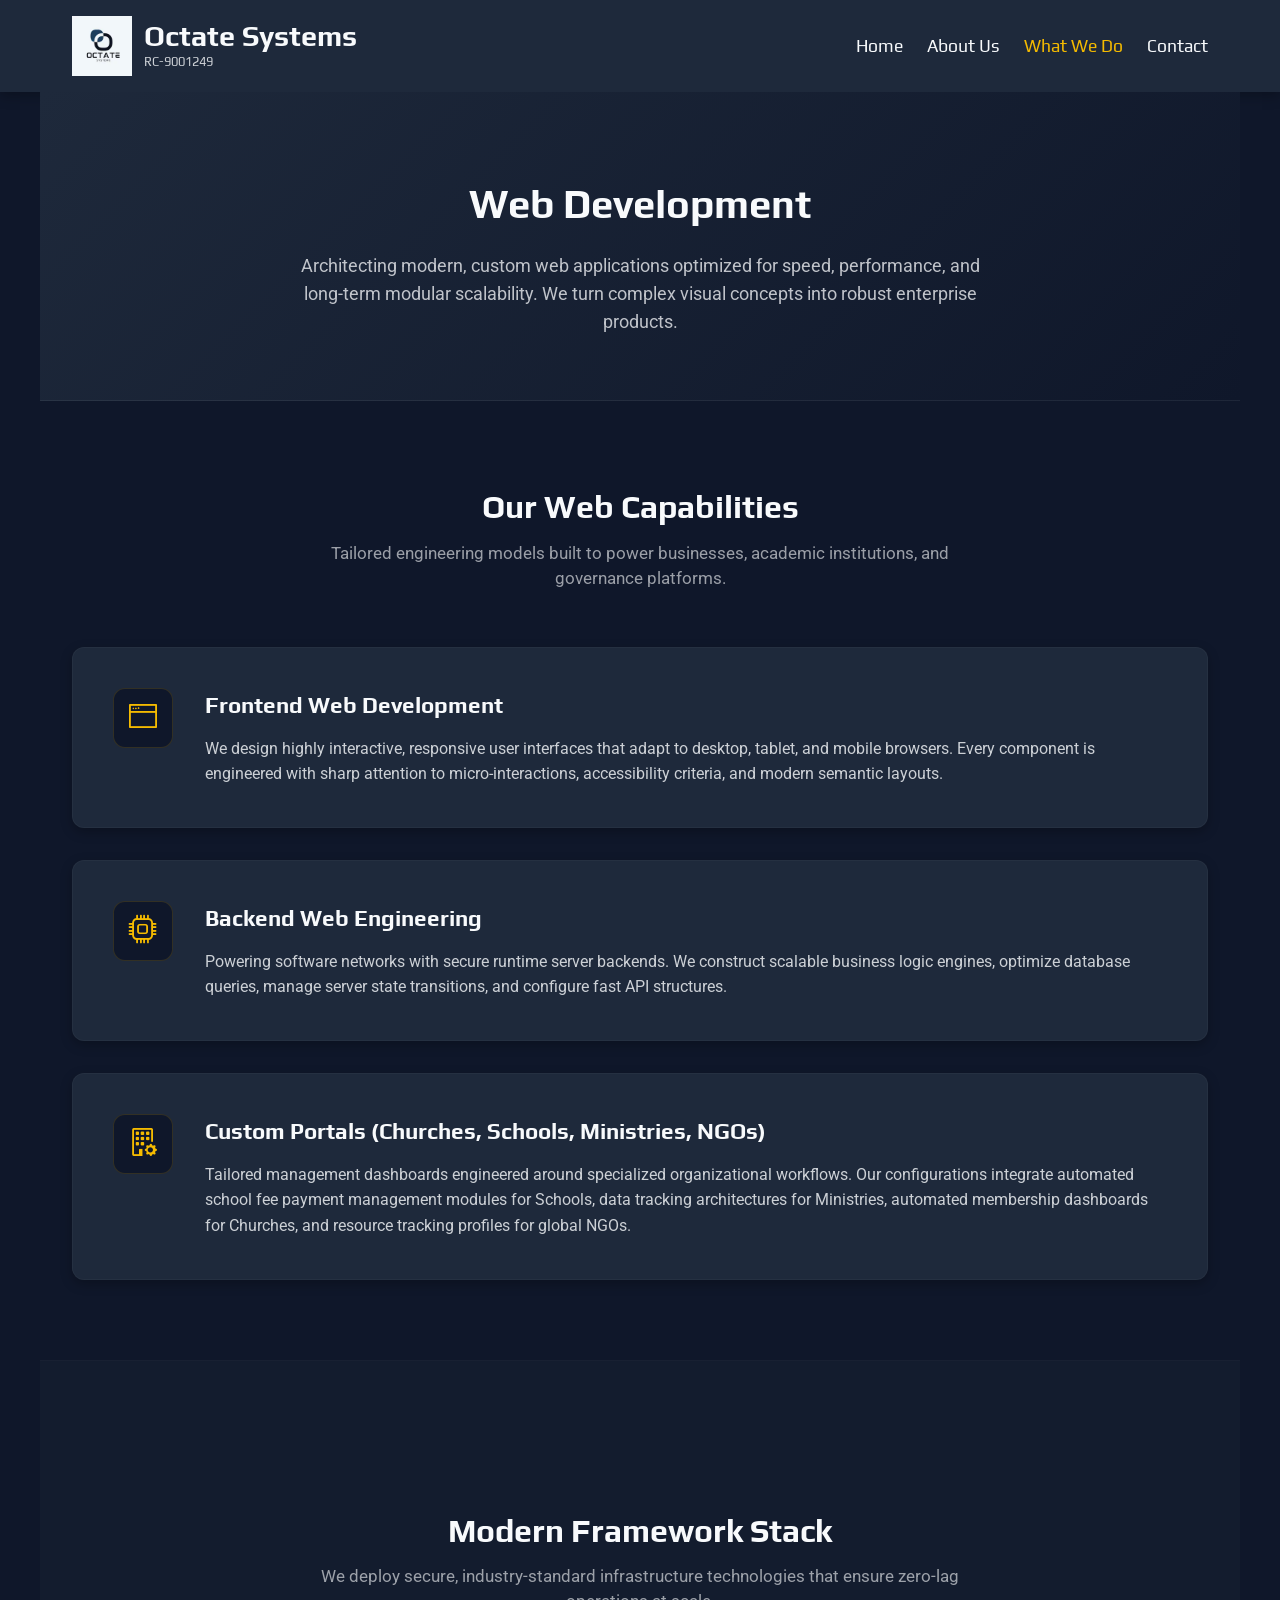
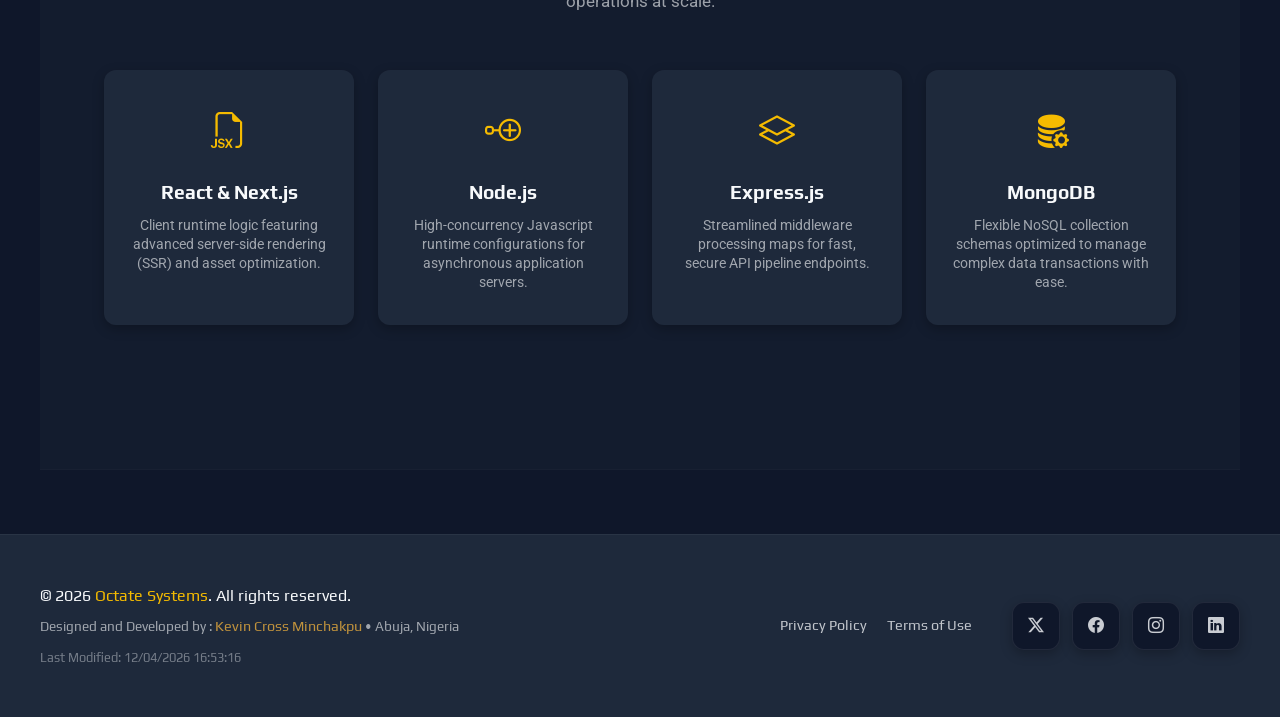
<file: web-development.html>
<!DOCTYPE html>
<html lang="en">
<head>
    <meta charset="UTF-8">
    <meta name="viewport" content="width=device-width, initial-scale=1.0">
    <meta name="description"
        content="Octate Systems is passionate about developing web applications that are not only visually stunning but also highly functional. Our team of skilled developers and designers work tirelessly to create seamless user experiences that captivate and engage audiences. We specialize in crafting intuitive interfaces, robust functionality, and efficient deployment processes to ensure your content, services, and products reach the world quickly and effectively. With a focus on user satisfaction, we strive to deliver exceptional web solutions that meet your needs and exceed your expectations.">
    <meta name="author" content="Kevin Cross Minchakpu">
    <title>Octate Systems | Home</title>

    <!-- Favicon -->
    <link rel="icon" href="images/favicon.ico" type="image/x-icon">

    <!-- Facebook / Open Graph Meta Tags -->
    <meta property="og:title" content="Octate Systems | What We Do">
        <meta property="og:description"
        content="Octate Systems is passionate about developing web applications that are not only visually stunning but also highly functional. Our team of skilled developers and designers work tirelessly to create seamless user experiences that captivate and engage audiences. We specialize in crafting intuitive interfaces, robust functionality, and efficient deployment processes to ensure your content, services, and products reach the world quickly and effectively. With a focus on user satisfaction, we strive to deliver exceptional web solutions that meet your needs and exceed your expectations.">
        <meta property="og:image"
        content="https://kminchakpu.github.io/octate_systems/images/logo.webp">
        <meta property="og:url"
        content="https://kminchakpu.github.io/octate_systems/index.html">
        <meta property="og:type" content="website">

    <!-- Fonts -->
    <link rel="preconnect" href="https://fonts.googleapis.com">
    <link rel="preconnect" href="https://fonts.gstatic.com" crossorigin>
    <link href="https://fonts.googleapis.com/css2?family=Play:wght@400;700&family=Roboto:wght@300;400;500;700&display=swap" rel="stylesheet">

    <!-- Styles -->
     <link rel="stylesheet" href="https://cdn.jsdelivr.net/npm/bootstrap-icons@1.11.3/font/bootstrap-icons.min.css">
    <link rel="stylesheet" href="styles/small.css">
    <link rel="stylesheet" href="styles/large.css">

    <!-- Scripts -->
    <script type="module" src="scripts/main.js"></script>
</head>
<body>
<!-- HEADER -->
   <header>
    <div class="header-container">
   <a href="index.html" class="logo">
    <img src="images/logo.webp" alt="Octate Systems Logo">

    <div class="logo-text">
        <span class="site-title">Octate Systems</span>
        <p class="tagline">RC-9001249</p>
    </div>
</a>

        <button type="button" id="menu-btn" class="menu-btn" aria-label="Toggle Navigation">
            ☰
        </button>

        <nav id="primary-nav">
            <ul class="navigation">
                <li><a href="index.html">Home</a></li>
                <li><a href="about.html">About Us</a></li>
                <li><a href="services.html" class="active">What We Do</a></li>
                <li><a href="contact.html">Contact</a></li>
                
            </ul>
        </nav>
    </div>
</header>

<!-- MAIN CONTENT -->
<main>
<section class="page-header-banner">
        <h1>Web Development</h1>
        <p>
            Architecting modern, custom web applications optimized for speed, performance, and long-term modular scalability. We turn complex visual concepts into robust enterprise products.
        </p>
    </section>

    <section class="inner-section">
        <h2>Our Web Capabilities</h2>
        <p class="section-subtitle">Tailored engineering models built to power businesses, academic institutions, and governance platforms.</p>
        
        <div class="capabilities-list">
            
            <article class="capability-row">
                <div class="capability-icon-box">
                    <i class="bi bi-window-fullscreen"></i>
                </div>
                <div class="capability-text">
                    <h3>Frontend Web Development</h3>
                    <p>
                        We design highly interactive, responsive user interfaces that adapt to desktop, tablet, and mobile browsers. Every component is engineered with sharp attention to micro-interactions, accessibility criteria, and modern semantic layouts.
                    </p>
                </div>
            </article>

            <article class="capability-row">
                <div class="capability-icon-box">
                    <i class="bi bi-cpu"></i>
                </div>
                <div class="capability-text">
                    <h3>Backend Web Engineering</h3>
                    <p>
                        Powering software networks with secure runtime server backends. We construct scalable business logic engines, optimize database queries, manage server state transitions, and configure fast API structures.
                    </p>
                </div>
            </article>

            <article class="capability-row">
                <div class="capability-icon-box">
                    <i class="bi bi-building-gear"></i>
                </div>
                <div class="capability-text">
                    <h3>Custom Portals (Churches, Schools, Ministries, NGOs)</h3>
                    <p>
                        Tailored management dashboards engineered around specialized organizational workflows. Our configurations integrate automated school fee payment management modules for Schools, data tracking architectures for Ministries, automated membership dashboards for Churches, and resource tracking profiles for global NGOs.
                    </p>
                </div>
            </article>

        </div>
    </section>

    <section class="frameworks-section">
        <div class="inner-section">
            <h2>Modern Framework Stack</h2>
            <p class="section-subtitle">We deploy secure, industry-standard infrastructure technologies that ensure zero-lag operations at scale.</p>
            
            <div class="frameworks-grid">
                
                <div class="framework-card">
                    <i class="bi bi-filetype-jsx"></i>
                    <h3>React & Next.js</h3>
                    <p>Client runtime logic featuring advanced server-side rendering (SSR) and asset optimization.</p>
                </div>

                <div class="framework-card">
                    <i class="bi bi-node-plus"></i>
                    <h3>Node.js</h3>
                    <p>High-concurrency Javascript runtime configurations for asynchronous application servers.</p>
                </div>

                <div class="framework-card">
                    <i class="bi bi-layers"></i>
                    <h3>Express.js</h3>
                    <p>Streamlined middleware processing maps for fast, secure API pipeline endpoints.</p>
                </div>

                <div class="framework-card">
                    <i class="bi bi-database-fill-gear"></i>
                    <h3>MongoDB</h3>
                    <p>Flexible NoSQL collection schemas optimized to manage complex data transactions with ease.</p>
                </div>

            </div>
        </div>
    </section>
</main>

<!-- SERVICE MODAL -->
<dialog id="service-modal" class="service-modal">
    <div class="modal-content">
        <div class="modal-header">
            <h2 id="modal-title">Service Title</h2>
            <button type="button" id="close-modal" aria-label="Close modal">&times;</button>
        </div>
        <div class="modal-body">
            <p id="modal-description">Detailed description will populate here...</p>
            
            <a href="services.html" id="modal-link" class="modal-action-btn">
                Find Out More <i class="bi bi-arrow-right"></i>
            </a>
        </div>
    </div>
</dialog>

<!-- FOOTER -->
<footer>
    <div class="footer-container">
        <div class="footer-left">
            <p class="copyright">&copy; 2026 <span>Octate Systems</span>. All rights reserved.</p>
            <p class="course-details"> Designed and Developed by : <a href="https://www.linkedin.com/in/kevin-cross-minchakpu-7897379a/" target="_blank" rel="noopener" aria-label="View Kevin Cross Minchakpu's LinkedIn profile" class="footer-link">Kevin Cross Minchakpu</a> &bull; Abuja, Nigeria</p>
            <p class="timestamp">Last Modified: <span id="last-modified"></span></p>
        </div>
        
        <div class="footer-right">
            <div class="footer-links">
                <a href="privacy.html">Privacy Policy</a>
                <a href="terms.html">Terms of Use</a>
                </div>

            <div class="footer-socials">
                <a href="https://x.com" target="_blank" rel="noopener" aria-label="Follow Octate Systems on X">
                    <i class="bi bi-twitter-x"></i>
                </a>
                <a href="https://facebook.com" target="_blank" rel="noopener" aria-label="Follow Octate Systems on Facebook">
                    <i class="bi bi-facebook"></i>
                </a>
                <a href="https://instagram.com" target="_blank" rel="noopener" aria-label="Follow Octate Systems on Instagram">
                    <i class="bi bi-instagram"></i>
                </a>
                <a href="https://linkedin.com" target="_blank" rel="noopener" aria-label="Follow Octate Systems on LinkedIn">
                    <i class="bi bi-linkedin"></i>
                </a>
            </div>
        </div>
    </div>
</footer>

</body>
</html>
</file>
<file: styles/small.css>
:root {
    --primary: #0F172A;
    --surface: #1E293B;
    --accent: #F5BB00;
    --text: #F8FAFC;
    --dark-text: #242424;
    --radius: 12px;
    --nav-font: "Play", sans-serif;
    --heading-font: "Play", sans-serif;
    --body-font: "Roboto", sans-serif;
    --shadow: 0 4px 12px rgba(0,0,0,.25);
}

* {
    margin: 0;
    padding: 0;
    box-sizing: border-box;
}

body {
    font-family: var(--body-font);
    background: var(--primary);
    color: var(--text);
    line-height: 1.6;
}

img {
    display: block;
    max-width: 100%;
    height: auto;
}

a {
    text-decoration: none;
}

ul {
    list-style: none;
}

/* HEADER */

header {
    background: var(--surface);
    box-shadow: var(--shadow);
}

.header-container {
    display: flex;
    justify-content: space-between;
    align-items: center;
    padding: 1rem 2rem;
    max-width: 1200px;
    margin: 0 auto;
}

.logo {
    display: flex;
    align-items: center;
    gap: .75rem;
    color: var(--text);
    text-decoration: none;
}

.logo img {
    width: 48px;
    height: 48px;
    object-fit: contain;
}

.logo-text {
    display: flex;
    flex-direction: column;
}

.site-title {
    margin: 0;
    font-family: var(--heading-font);
    font-size: 1.4rem;
    font-weight: 700;
    line-height: 1.1;
}

.tagline {
    font-family: var(--heading-font);
    margin: 0;
    font-size: 0.8rem;
    font-weight: 400;
    opacity: 0.8;
}

/* HIDE the hamburger icon on desktop monitors */
.menu-btn {
    display: none; 
    border: none;
    background: none;
    color: var(--text);
    font-size: 1.8rem;
    cursor: pointer;
}

/* SHOW links horizontally on desktop screens */
.navigation {
    display: flex;       
    flex-direction: row; 
    gap: 1.5rem;
    list-style: none;    
    padding: 0;
    margin: 0;
}

.navigation a {
    color: var(--text);
    text-decoration: none;
    font-weight: 400;
    font-size: 1.1rem;
    font-family: var(--nav-font);
}


.navigation a.active {
    color: var(--accent);
}

/* HERO */

.main-hero {
    padding: 4rem 1rem;
    text-align: center;
}

.main-hero-content h1 {
    font-family: var(--heading-font);
    font-size: 2rem;
    margin-bottom: 1rem;
}

.main-hero-content p {
    max-width: 600px;
    margin: 0 auto 1.5rem;
}

.cta-button {
    display: inline-block;
    background: var(--accent);
    color: #000;
    font-weight: 700;
    padding: .85rem 1.5rem;
    border-radius: var(--radius);
    transition: .3s;
}

.cta-button:hover {
    transform: translateY(-2px);
}

/* SECTIONS */

section {
    padding: 2rem 1rem;
}

h2 {
    font-family: "Play", sans-serif;
    text-align: center;
    margin-bottom: 1rem;
}

.section-description {
    text-align: center;
    margin-bottom: 2rem;
}

.details-btn {
    width: 100%;
    border: none;
    background: var(--accent);
    color: #000;
    padding: .75rem;
    cursor: pointer;
    font-weight: 700;
}

.hero {
    background: var(--primary);
    padding: 5rem 5%;
    overflow: hidden;
}

.hero-content {
    max-width: 1300px;
    margin: 0 auto;

    display: grid;
    grid-template-columns: 1.1fr 1fr;
    gap: 4rem;
    align-items: center;
}

.hero-text h1 {
    font-family: var(--heading-font);
    color: var(--text);
    font-size: 2.5rem;
    line-height: 1.1;
    margin-bottom: 1.5rem;
}

.hero-description {
    font-family: var(--body-font);
    color: rgba(248, 250, 252, 0.75);
    font-size: 1.15rem;
    line-height: 1.8;
    max-width: 600px;
    margin-bottom: 3rem;
}

/* FEATURES */
.features-grid {
    display: grid;
    grid-template-columns: repeat(2, 1fr);
    gap: 2rem;
}

.feature-card {
    display: flex;
    gap: 1rem;
}

.feature-icon {
    width: 60px;
    height: 60px;

    display: flex;
    align-items: center;
    justify-content: center;

    background: var(--surface);
    color: var(--accent);

    border-radius: var(--radius);

    font-size: 1.4rem;
    flex-shrink: 0;
}

.feature-card h3 {
    color: var(--text);
    font-family: var(--heading-font);
    margin-bottom: .5rem;
}

.feature-card p {
    color: rgba(248, 250, 252, 0.7);
    font-family: var(--body-font);
    line-height: 1.6;
}

.featured h2 {
    color: var(--accent);
    font-family: var(--heading-font);
    font-size: 2rem;
    margin-bottom: 0.5rem;
}

/* IMAGE SECTION */

.hero-media {
    position: relative;
}

.image-wrapper {
    position: relative;
}

.image-wrapper img {
    width: 100%;
    height: 420px;
    object-fit: cover;
    border-radius: 1rem;
    display: block;
}



/* STUDENTS CARD */

.students-card {
    position: absolute;
    bottom: -25px;
    left: -25px;

    background: var(--surface);
    padding: 1.25rem 1.5rem;

    border-radius: 1.25rem;

    display: flex;
    align-items: center;
    gap: 1rem;

    box-shadow: var(--shadow);
}

.student-avatars {
    display: flex;
}

.student-avatars img {
    width: 42px;
    height: 42px;
    border-radius: 50%;
    object-fit: cover;

    border: 3px solid var(--surface);
    margin-left: -12px;
}

.student-avatars img:first-child {
    margin-left: 0;
}

.students-card h4 {
    color: var(--text);
    font-family: var(--heading-font);
    font-size: 1.4rem;
    margin: 0;
}

.students-card p {
    color: rgba(248, 250, 252, 0.65);
    margin: 0;
    font-family: var(--body-font);
}

/* BENEFITS */
.benefits {
    display: grid;
    gap: 1rem;
}

.benefit-card {
    background: var(--surface);
    padding: 1.5rem;
    border-radius: var(--radius);
    box-shadow: var(--shadow);
}

.benefit-card h3 {
    margin-bottom: .75rem;
    color: var(--accent);
}



/* UTILITY */

.loading {
    text-align: center;
    padding: 2rem;
}

.hidden {
    display: none;
}


/* Services Layout Grid */
.services-container {
    max-width: 1200px;
    margin: 0 auto;
    margin-top: 3rem;
}

.services-grid {
    display: grid;
    grid-template-columns: repeat(auto-fit, minmax(300px, 1fr));
    gap: 24px;
}

/* Service Card Component */
.service-card {
    background-color: var(--surface);
    border: 1px solid rgba(248, 250, 252, 0.05); 
    border-radius: var(--radius);
    padding: 40px 30px;
    text-align: center;
    box-shadow: var(--shadow);
    transition: transform 0.3s ease, border-color 0.3s ease;
}

.service-card:hover {
    transform: translateY(-5px);
    border-color: var(--accent);
}


.icon-container {
    background-color: var(--primary); 
    border: 1px solid rgba(245, 187, 0, 0.15); 
    width: 70px;
    height: 70px;
    border-radius: var(--radius);
    display: flex;
    align-items: center;
    justify-content: center;
    margin: 0 auto 24px auto;
}

.icon-container i {
    font-size: 32px;
    color: var(--accent);
}

/* Card Content */
.service-card h3 {
    font-family: var(--heading-font);
    font-size: 22px;
    font-weight: 600;
    margin: 0 0 16px 0;
    color: var(--text);
}

.service-card p {
    font-family: var(--body-font);
    font-size: 14px;
    line-height: 1.6;
    color: rgba(248, 250, 252, 0.75); 
    margin: 0 0 30px 0;
    display: -webkit-box;
    -webkit-box-orient: vertical;
    -webkit-line-clamp: 3;
    line-clamp: 3;
    overflow: hidden;
}

/* Learn More Link Buttons */
.details-btn {
    background: none;
    border: none;
    color: var(--text);
    font-family: var(--body-font);
    font-size: 14px;
    font-weight: 500;
    cursor: pointer;
    display: inline-flex;
    align-items: center;
    gap: 8px;
    transition: color 0.2s ease;
}

.details-btn i {
    color: var(--accent);
    transition: transform 0.2s ease;
}

.details-btn:hover {
    color: var(--accent);
}

.details-btn:hover i {
    transform: translateX(4px); 
}

/* Service Details Modal  */
.service-modal {
    border: 1px solid rgba(248, 250, 252, 0.1);
    border-radius: var(--radius);
    background-color: var(--surface);
    color: var(--text);
    max-width: 500px;
    width: 90%;
    padding: 0;
    box-shadow: var(--shadow);
    margin: auto;
    inset: 0;
}


.service-modal::backdrop {
    background: rgba(15, 23, 42, 0.85); 
    backdrop-filter: blur(4px);
}

.modal-content {
    padding: 30px;
}

.modal-header {
    display: flex;
    justify-content: space-between;
    align-items: center;
    margin-bottom: 20px;
    border-bottom: 1px solid rgba(248, 250, 252, 0.1);
    padding-bottom: 15px;
}

.modal-header h2 {
    font-family: var(--heading-font);
    margin: 0;
    font-size: 24px;
    color: var(--accent);
}

#close-modal {
    background: none;
    border: none;
    color: var(--text);
    opacity: 0.6;
    font-size: 28px;
    cursor: pointer;
    transition: opacity 0.2s ease, color 0.2s ease;
}

#close-modal:hover {
    opacity: 1;
    color: var(--accent);
}

.modal-body p {
    font-family: var(--body-font);
    color: rgba(248, 250, 252, 0.85);
    line-height: 1.7;
    margin: 0;
}

.modal-action-btn {
    display: inline-block;
    margin-top: 1.5rem;
    padding: 0.9rem 1.5rem;
    background-color: var(--accent);
    color: var(--dark-text);
    text-decoration: none;
    font-weight: 700;
    border-radius: 8px;
    transition: all 0.3s ease;
}

.modal-action-btn:hover {
    transform: translateY(-2px);
    box-shadow: 0 8px 20px rgba(0, 0, 0, 0.2);
}

/*Contact */

.support-section {
    width: min(1200px, 95%);
    margin: 4rem auto;

    display: grid;
    grid-template-columns: 2fr 1fr;
    gap: 2rem;
}

.ticket-card,
.subscribe-card {
    background: var(--surface);
    color: var(--text);
    border-radius: var(--radius);
    box-shadow: var(--shadow);
    padding: 2.5rem;
    position: relative;
    overflow: hidden;
}

.ticket-card h2,
.subscribe-card h3 {
    font-family: var(--heading-font);
    color: var(--text);
    margin-bottom: 0.75rem;
}

.ticket-card h2 {
    font-size: 2.25rem;
}

.subscribe-card h3 {
    font-size: 1.8rem;
    line-height: 1.2;
}

.subtitle,
.subscribe-card p,
.subscribe-card small {
    color: rgba(248, 250, 252, 0.7);
    font-family: var(--body-font);
    line-height: 1.7;
}

.subtitle {
    margin-bottom: 2rem;
}

.form-row {
    display: grid;
    grid-template-columns: 1fr 1fr;
    gap: 1.5rem;
}

.form-group {
    margin-bottom: 1.5rem;
}

label {
    display: block;
    font-family: var(--body-font);
    font-weight: 600;
    color: var(--text);
    margin-bottom: 0.75rem;
}

input,
textarea {
    width: 100%;
    border: none;
    outline: none;
    background: rgba(255,255,255,0.08);
    color: var(--text);
    padding: 1rem 1.25rem;
    border-radius: calc(var(--radius) - 4px);
    font-family: var(--body-font);
    transition: 0.3s ease;
}

input:focus,
textarea:focus {
    box-shadow: 0 0 0 2px var(--accent);
}

input::placeholder,
textarea::placeholder {
    color: rgba(248, 250, 252, 0.55);
}

textarea {
    resize: vertical;
    min-height: 150px;
}

.btn-primary,
.btn-subscribe {
    border: none;
    background: var(--accent);
    color: var(--dark-text);
    font-family: var(--body-font);
    font-weight: 700;
    border-radius: calc(var(--radius) - 4px);
    cursor: pointer;
    transition: 0.3s ease;
}

.btn-primary {
    padding: 1rem 2rem;
}

.btn-subscribe {
    width: 100%;
    padding: 1rem;
}

.btn-primary:hover,
.btn-subscribe:hover {
    transform: translateY(-2px);
    box-shadow: var(--shadow);
}

.subscribe-card hr {
    border: none;
    height: 1px;
    background: rgba(248, 250, 252, 0.15);
    margin: 2rem 0;
}

.subscribe-card form {
    display: flex;
    flex-direction: column;
    gap: 1rem;
}

.subscribe-card small {
    display: block;
    text-align: center;
    margin-top: 1rem;
}

/* Decorative Elements */

.subscribe-card::before {
    content: "";
    position: absolute;
    top: -80px;
    right: -80px;
    width: 220px;
    height: 220px;
    border: 1px solid rgba(245, 187, 0, 0.08);
    border-radius: 50%;
}

.subscribe-card::after {
    content: "";
    position: absolute;
    bottom: -70px;
    left: -70px;
    width: 160px;
    height: 160px;
    border: 1px solid rgba(245, 187, 0, 0.08);
    border-radius: 50%;
}



/* Footer */
footer {
    background-color: var(--surface); 
    padding: 2.5rem 2rem;
    margin-top: 4rem; 
    color: var(--text);
    font-family: var(--body-font);
    border-top: 1px solid rgba(248, 250, 252, 0.05); 
}

.footer-container {
    max-width: 1200px;
    margin: 0 auto;
    display: flex;
    justify-content: space-between;
    align-items: center;
    flex-wrap: wrap; 
    gap: 2rem;
    font-family: var(--nav-font);
}

.footer-left {
    display: flex;
    flex-direction: column;
    gap: 0.4rem;
}

.footer-left .copyright {
    font-size: 1rem;
    font-weight: 500;
    margin: 0;
}

.footer-left .copyright span {
    color: var(--accent); 
    font-family: var(--heading-font);
}

.footer-left .course-details {
    color: rgba(248, 250, 252, 0.6); 
    font-size: 0.85rem;
    margin: 0;
}

.footer-left .timestamp {
    font-size: 0.8rem;
    color: rgba(248, 250, 252, 0.4);
    margin: 4px 0 0 0;
}

.footer-right {
    display: flex;
    align-items: center;
    gap: 2.5rem;
    flex-wrap: wrap;
}


.footer-links {
    display: flex;
    align-items: center;
    gap: 1.25rem;
}

.footer-links a {
    color: rgba(248, 250, 252, 0.75);
    text-decoration: none;
    font-size: 0.9rem;
    font-weight: 400;
    transition: color 0.2s ease;
}

.course-details a {
    color: rgba(247, 182, 62, 0.75);
    text-decoration: none;
    font-size: 0.9rem;
    font-weight: 400;
    transition: color 0.2s ease;
}

.course-details a:hover {
    color: var(--accent);
    text-decoration: underline;
}

.footer-links a:hover {
    color: var(--accent);
}

/* Standout Attributions Link Style */
.footer-links .attribution-link {
    color: var(--accent);
    font-weight: 500;
}

.footer-socials {
    display: flex;
    align-items: center;
    gap: 0.75rem;
}

.footer-socials a {
    background-color: var(--primary); 
    border: 1px solid rgba(248, 250, 252, 0.08);
    color: rgba(248, 250, 252, 0.8);
    width: 48px;
    height: 48px;
    border-radius: var(--radius); 
    display: flex;
    align-items: center;
    justify-content: center;
    text-decoration: none;
    box-shadow: var(--shadow);
    transition: background-color 0.2s ease, color 0.2s ease, border-color 0.2s ease;
}

.footer-socials a i {
    font-size: 16px;
}


.footer-socials a:hover {
    background-color: rgba(245, 187, 0, 0.08); 
    color: var(--accent);
    border-color: var(--accent);
}

/*Success Card*/

.success-page {
    min-height: 100vh;
    display: grid;
    place-items: center;
    padding: 2rem;
}

.success-card {
    max-width: 700px;
    width: 100%;
    background: var(--surface);
    padding: 3rem;
    border-radius: var(--radius);
    box-shadow: var(--shadow);
    text-align: center;
}

.success-icon {
    width: 90px;
    height: 90px;
    margin: 0 auto 1.5rem;
    border-radius: 50%;
    background: rgba(245, 187, 0, 0.12);
    color: var(--accent);

    display: flex;
    align-items: center;
    justify-content: center;

    font-size: 3rem;
    font-weight: bold;
}

.success-card h1 {
    font-family: var(--heading-font);
    margin-bottom: 1rem;
    font-size: clamp(2rem, 5vw, 3rem);
}

.success-card p {
    line-height: 1.8;
    opacity: .85;
    max-width: 600px;
    margin: 0 auto 2rem;
}

.btn-primary {
    display: inline-flex;
    align-items: center;
    justify-content: center;

    padding: 1rem 2rem;
    border-radius: var(--radius);

    background: var(--accent);
    color: var(--dark-text);

    text-decoration: none;
    font-weight: 700;

    transition: 0.3s ease;
}

.btn-primary:hover {
    transform: translateY(-2px);
    box-shadow: var(--shadow);
}

/* Individual Service Page */

.page-header-banner {
    background: linear-gradient(135deg, var(--surface) 0%, var(--primary) 100%);
    padding: 5rem 2rem 4rem 2rem;
    text-align: center;
    border-bottom: 1px solid rgba(248, 250, 252, 0.05);
}

.page-header-banner h1 {
    font-family: var(--heading-font);
    font-size: 2.5rem;
    color: var(--text);
    margin: 0 0 1rem 0;
}

.page-header-banner p {
    font-family: var(--body-font);
    font-size: 1.1rem;
    color: rgba(248, 250, 252, 0.75);
    max-width: 700px;
    margin: 0 auto;
    line-height: 1.6;
}

/* Structural Layout Content Containers */
.inner-section {
    max-width: 1200px;
    margin: 0 auto;
    padding: 5rem 2rem;
}

.inner-section h2 {
    font-family: var(--heading-font);
    font-size: 2rem;
    text-align: center;
    margin: 0 0 1rem 0;
}

.section-subtitle {
    text-align: center;
    font-family: var(--body-font);
    color: rgba(248, 250, 252, 0.6);
    margin:-0.5rem auto 3.5rem auto;
    font-size: 1.05rem;
    max-width: 650px;
    line-height: 1.5;
}

/* Vertical Capabilities Pillar Alignment */
.capabilities-list {
    display: flex;
    flex-direction: column;
    gap: 2rem;
}

.capability-row {
    background-color: var(--surface);
    border-radius: var(--radius);
    box-shadow: var(--shadow);
    padding: 2.5rem;
    border: 1px solid rgba(248, 250, 252, 0.03);
    display: flex;
    gap: 2rem;
    align-items: flex-start;
}

.capability-icon-box {
    background-color: var(--primary);
    border: 1px solid rgba(245, 187, 0, 0.15);
    width: 60px;
    height: 60px;
    border-radius: var(--radius);
    display: flex;
    align-items: center;
    justify-content: center;
    flex-shrink: 0;
}

.capability-icon-box i {
    font-size: 28px;
    color: var(--accent);
}

.capability-text h3 {
    font-family: var(--heading-font);
    font-size: 1.4rem;
    margin: 0 0 0.75rem 0;
    color: var(--text);
}

.capability-text p {
    font-family: var(--body-font);
    font-size: 1rem;
    line-height: 1.6;
    color: rgba(248, 250, 252, 0.8);
    margin: 0;
}

/* Modern Infrastructure Grid Layout */
.frameworks-section {
    background-color: rgba(30, 41, 59, 0.3); 
    border-top: 1px solid rgba(248, 250, 252, 0.02); 
    border-bottom: 1px solid rgba(248, 250, 252, 0.02);
}

.frameworks-grid {
    display: grid;
    grid-template-columns: repeat(auto-fit, minmax(220px, 1fr));
    gap: 1.5rem;
}

.framework-card {
    background-color: var(--surface);
    border-radius: var(--radius);
    padding: 2rem 1.5rem;
    text-align: center;
    box-shadow: var(--shadow);
    border: 1px solid transparent;
    transition: border-color 0.3s ease, transform 0.3s ease;
}

.framework-card:hover {
    border-color: var(--accent);
    transform: translateY(-4px);
}

.framework-card i {
    font-size: 36px;
    color: var(--accent);
    display: block;
    margin-bottom: 1rem;
}

.framework-card h3 {
    font-family: var(--heading-font);
    font-size: 1.2rem;
    margin: 0 0 0.5rem 0;
}

.framework-card p {
    font-family: var(--body-font);
    font-size: 0.85rem;
    color: rgba(248, 250, 252, 0.6);
    margin: 0;
    line-height: 1.4;
}

/* Contact Details & Maps Panel Module */

.contact-details-section {
    display: grid;
    grid-template-columns: 1fr 1fr;
    gap: 2.5rem;
    max-width: 1200px;
    margin: 4rem auto;
    padding: 0 2rem;
}

/* Info Panel Elements */
.contact-info-panel h2 {
    font-family: var(--heading-font);
    font-size: 2rem;
    color: var(--text);
    margin: 0 0 0.5rem 0;
}

.panel-subtitle {
    color: rgba(248, 250, 252, 0.6);
    font-family: var(--body-font);
    margin-bottom: 2.5rem;
    font-size: 1rem;
}

.info-blocks-container {
    display: flex;
    flex-direction: column;
    gap: 1.5rem;
}

.info-card {
    background-color: var(--surface);
    border-radius: var(--radius);
    padding: 1.5rem;
    display: flex;
    align-items: center;
    gap: 1.5rem;
    box-shadow: var(--shadow);
    border: 1px solid rgba(248, 250, 252, 0.03);
}

.info-icon {
    background-color: var(--primary);
    width: 50px;
    height: 50px;
    border-radius: var(--radius);
    display: flex;
    align-items: center;
    justify-content: center;
    flex-shrink: 0;
    border: 1px solid rgba(245, 187, 0, 0.15);
}

.info-icon i {
    font-size: 22px;
    color: var(--accent);
}

.info-text h4 {
    font-family: var(--heading-font);
    font-size: 1.1rem;
    margin: 0 0 0.25rem 0;
    color: var(--text);
}

.info-text p {
    font-family: var(--body-font);
    font-size: 0.95rem;
    color: rgba(248, 250, 252, 0.8);
    margin: 0;
}

.info-text a {
    color: rgba(248, 250, 252, 0.8);
    text-decoration: none;
    transition: color 0.2s ease;
}

.info-text a:hover {
    color: var(--accent);
}

/* Google Map Container Element */
.map-wrapper {
    background-color: var(--surface);
    border-radius: var(--radius);
    overflow: hidden;
    box-shadow: var(--shadow);
    border: 1px solid rgba(248, 250, 252, 0.03);
    min-height: 350px;
}
</file>
<file: styles/large.css>
@media screen and (min-width: 768px) {

    /* HERO */

    .main-hero {
        padding: 6rem 2rem;
    }

    .main-hero-content {
        max-width: 900px;
        margin: 0 auto;
    }

    .main-hero-content h1 {
        font-size: 3.5rem;
    }

    .main-hero-content p {
        font-size: 1.15rem;
        max-width: 700px;
    }

    /* MAIN CONTENT */

    main {
        max-width: 1200px;
        margin: 0 auto;
    }

    section {
        padding: 4rem 2rem;
    }

   

    /* BENEFITS */

    .benefits {
        grid-template-columns: repeat(3, 1fr);
        gap: 2rem;
    }

    /* FOOTER */

    footer {
        padding: 3rem 2rem;
    }

.main-hero-content h1 {
    font-family: var(--heading-font);
    font-size: 1.5rem;
}

}

/* LARGE DESKTOP */

@media screen and (min-width: 1024px) {

    .main-hero-content h1 {
        font-size: 4rem;
    }

     .logo img {
        width: 60px;
        height: 60px;
    }

    .logo span {
        font-size: 1.8rem;
    }
}


@media (max-width: 768px) {
    
     .menu-btn {
        display: block;
    }

    
    .header-container {
        flex-wrap: wrap;
        row-gap: 1rem;
        padding: 1rem;
    }

    
    #primary-nav {
        width: 100%;
        order: 3; 
    }

    
    .navigation {
        display: none; 
        flex-direction: column;
        width: 100%;
        gap: 0;
    }

    
    .navigation.open {
        display: flex;
        flex-direction: column;
        align-items: center;
        gap: 1.25rem;
        padding: 0.5rem 0 1rem 0;
    }

    .navigation li {
        width: 100%;
        text-align: center;
    }

    .navigation a {
        display: block;
        width: 100%;
        padding: 0.6rem 0;
        font-size: 1.25rem;
    }

    .footer-container {
        flex-direction: column;
        align-items: flex-start;
        gap: 1.75rem;
    }
    
    .footer-right {
        flex-direction: column;
        align-items: flex-start;
        gap: 1.5rem;
        width: 100%;
    }
    
    .footer-links {
        flex-direction: column;
        align-items: flex-start;
        gap: 0.75rem;
    }

    .support-section {
        grid-template-columns: 1fr;
    }

    .form-row {
        grid-template-columns: 1fr;
    }

    .ticket-card,
    .subscribe-card {
        padding: 2rem;
    }

    .ticket-card h2 {
        font-size: 1.8rem;
    }

    .subscribe-card h3 {
        font-size: 1.5rem;
    }

    .capability-row {
        flex-direction: column;
        gap: 1.25rem;
        padding: 2rem 1.5rem;
    }
    .page-header-banner h1 {
        font-size: 2rem;
    }
} 



/* RESPONSIVE */

@media (max-width: 992px) {
    .hero-content {
        grid-template-columns: 1fr;
    }

    .hero-media {
        order: -1;
    }

    .features-grid {
        grid-template-columns: 1fr;
    }

    .students-card {
        position: static;
        margin-top: 1rem;
        width: fit-content;
    }

    .image-wrapper img {
        height: 400px;
    }
}

@media (max-width: 576px) {
    .hero {
        padding: 4rem 1.5rem;
    }
}

/* Responsive Handling (Mobile & Small Screens) */
@media (max-width: 900px) {
    .contact-details-section {
        grid-template-columns: 1fr;
        gap: 3rem;
        margin: 3rem auto;
    }
    
    .map-wrapper {
        height: 350px;
    }
}
</file>
